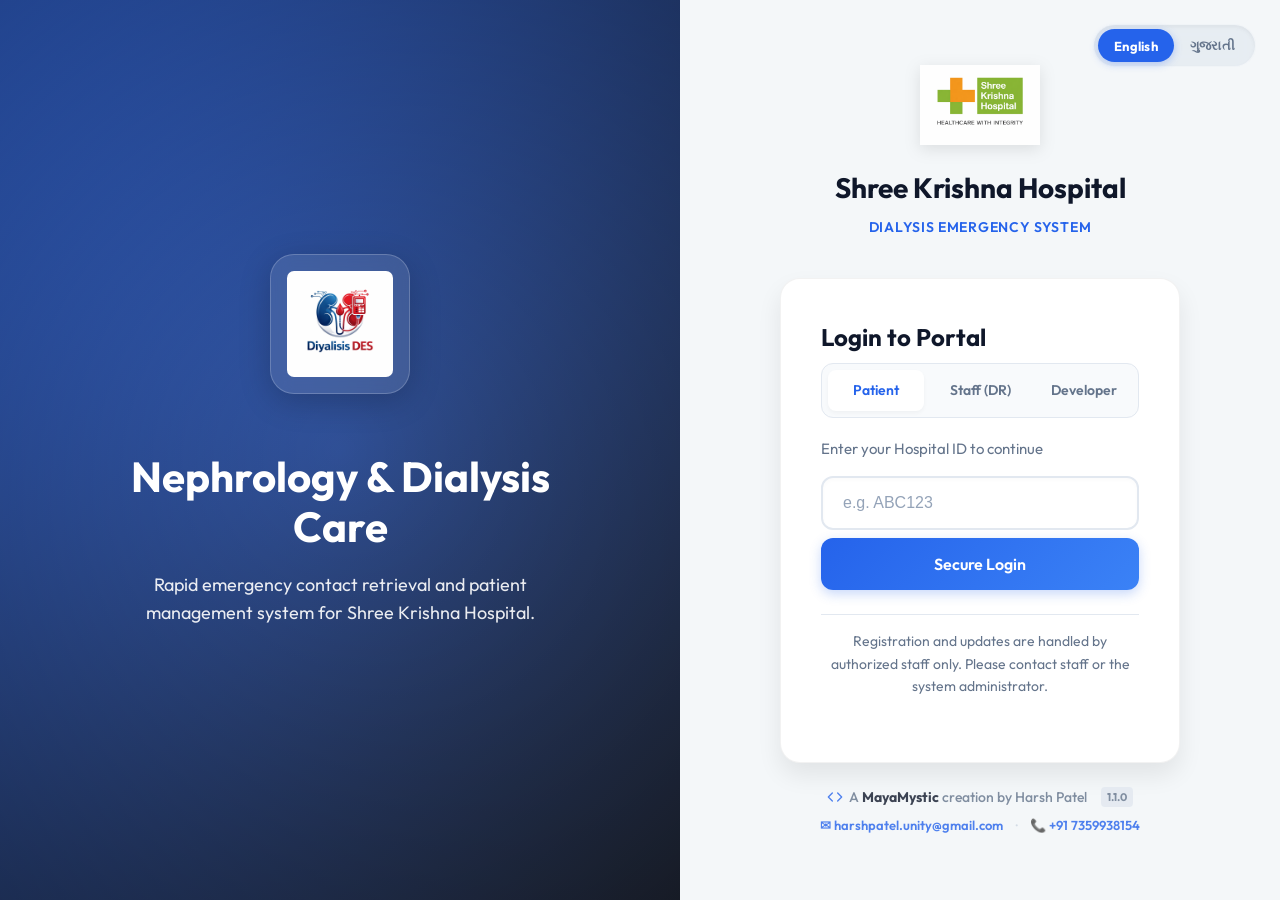
<file: index.html>
<!DOCTYPE html>
<html>

<head>
<meta charset="UTF-8">
<title data-i18n="title_login">Dialysis Emergency Login</title>
<link rel="stylesheet" href="style.css">
<link rel="icon" type="image/png" href="images/favicon_big.png">
</head>

<div class="login-page-wrapper">

<!-- LANGUAGE SWITCHER -->
<div class="lang-switcher">
  <button onclick="setLanguage('en')" class="lang-btn" id="btn-en">English</button>
  <button onclick="setLanguage('gu')" class="lang-btn" id="btn-gu">ગુજરાતી</button>
</div>

<!-- LEFT SIDE: THEME BANNER -->
<div class="login-banner">
  <div class="banner-content">
    <img src="images/DESLogo_2.png" alt="Diyalisis DES Logo" class="banner-icon">
    <h1 data-i18n="banner_h1">Nephrology & Dialysis Care</h1>
    <p data-i18n="banner_p">Rapid emergency contact retrieval and patient management system for Shree Krishna Hospital.</p>
  </div>
</div>

<!-- RIGHT SIDE: LOGIN PANEL -->
<div class="login-panel">
  <div class="login-header">
    <img src="images/logo.png" alt="Hospital Logo" class="hospital-logo">
    <h2 data-i18n="login_h2">Shree Krishna Hospital</h2>
    <p data-i18n="login_p">Dialysis Emergency System</p>
  </div>

  <div class="login-box">
    <h3 data-i18n="login_box_h3">Login to Portal</h3>
    
    <div class="role-selector">
      <label class="role-option">
        <input type="radio" name="loginRole" value="patient" checked onchange="updateLoginUI()">
        <span data-i18n="role_patient">Patient</span>
      </label>
      <label class="role-option">
        <input type="radio" name="loginRole" value="staff" onchange="updateLoginUI()">
        <span data-i18n="role_staff">Staff (DR)</span>
      </label>
      <label class="role-option">
        <input type="radio" name="loginRole" value="developer" onchange="updateLoginUI()">
        <span data-i18n="role_developer">Developer</span>
      </label>
    </div>

    <p id="loginPrompt" style="margin-bottom: 16px;" data-i18n="prompt_patient">Enter your Hospital ID to continue</p>

    <input 
      id="hospitalId" 
      placeholder="e.g. ABC123"
      oninput="this.value = this.value.toUpperCase().replace(/\s/g, '')"
    >

    <button onclick="login()" class="primary-btn" data-i18n="btn_login">
      Secure Login
    </button>

    <p id="message"></p>

    <div style="margin-top: 15px; text-align: center; border-top: 1px solid #e2e8f0; padding-top: 15px;">
      <p style="font-size: 14px; color: var(--text-muted); line-height: 1.6;" data-i18n="login_instruction">
        Registration and updates are handled by authorized staff only.<br>
        Please contact staff or the system administrator.
      </p>
    </div>
  </div>

  <div class="developer-signature">
    <div class="dev-brand">
      <svg width="16" height="16" viewBox="0 0 24 24" fill="none" stroke="currentColor" stroke-width="2" stroke-linecap="round" stroke-linejoin="round">
        <polyline points="16 18 22 12 16 6"></polyline>
        <polyline points="8 6 2 12 8 18"></polyline>
      </svg>
      <span data-i18n="dev_sig">A <strong>MayaMystic</strong> creation by Harsh Patel</span>
      <span id="app-version" style="font-size: 11px; color: var(--text-muted); padding: 2px 6px; background: #e2e8f0; border-radius: 4px; margin-left: 8px; font-weight: 700;"></span>
    </div>
    <div class="dev-contact">
      <a href="mailto:harshpatel.unity@gmail.com" title="Email Developer">✉ harshpatel.unity@gmail.com</a>
      <span class="dot">•</span>
      <a href="tel:+917359938154" title="Call Developer">📞 +91 7359938154</a>
    </div>
  </div>

</div>

</div>

<script src="lang.js"></script>
<script src="script.js"></script>

</body>

</html>
</file>
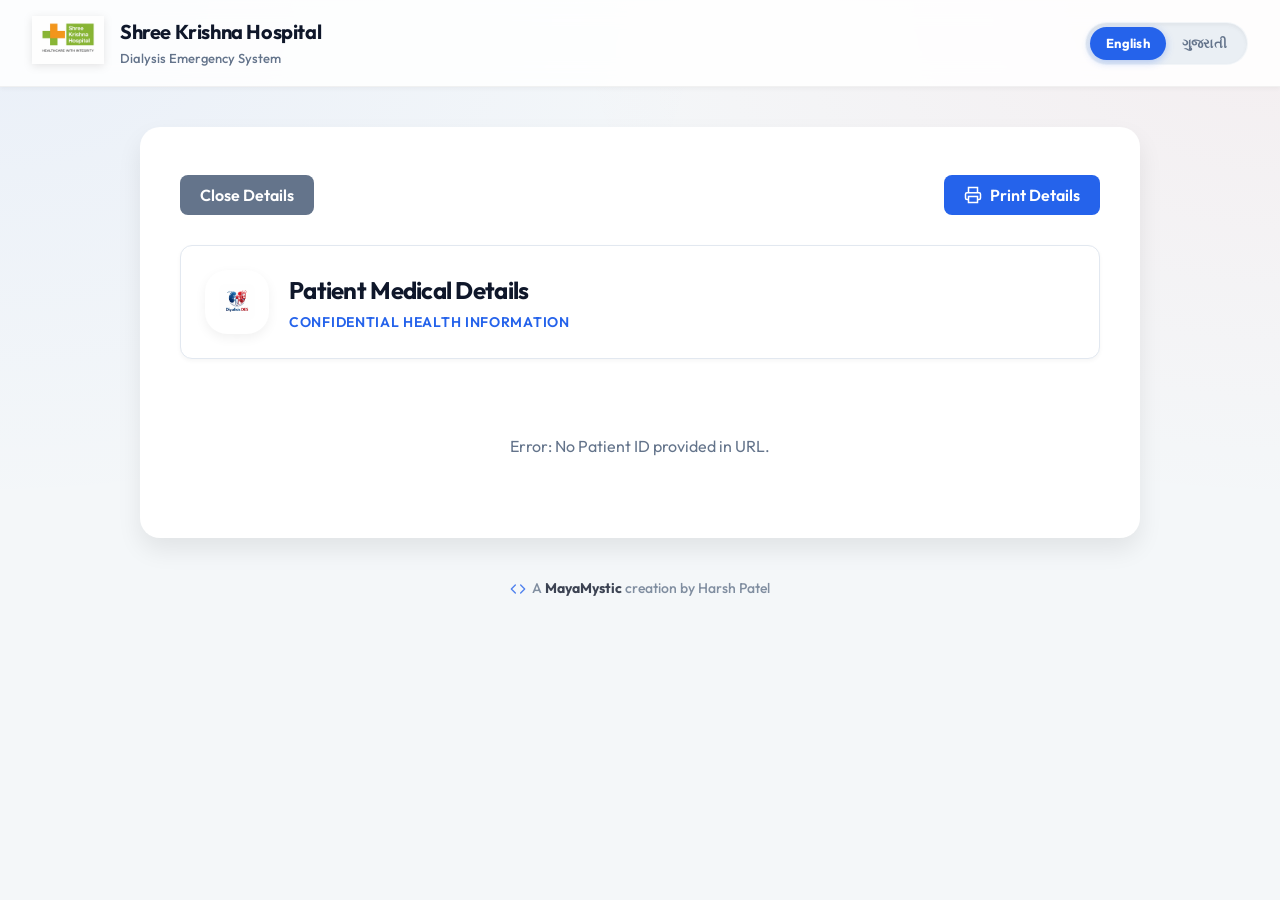
<file: patient-details.html>
<!DOCTYPE html>
<html>
<head>
  <meta charset="UTF-8">
  <title data-i18n="title_details">Patient Full Details</title>
  <link rel="stylesheet" href="style.css">
  <link rel="icon" type="image/png" href="images/favicon_big.png">
  <script src="lang.js"></script>
</head>
<body>

<!-- HEADER -->
<div class="top-header">
  <div class="logo-area">
    <img src="images/logo.png" alt="Hospital Logo">
  </div>
  <div class="title-area">
    <h1 data-i18n="login_h2">Shree Krishna Hospital</h1>
    <p data-i18n="login_p">Dialysis Emergency System</p>
  </div>
  <!-- LANGUAGE SWITCHER inside Top Header -->
  <div class="lang-switcher">
    <button onclick="setLanguage('en')" class="lang-btn" id="btn-en">English</button>
    <button onclick="setLanguage('gu')" class="lang-btn" id="btn-gu">ગુજરાતી</button>
  </div>
</div>

<div class="container">
  
  <div class="top-actions" style="justify-content: space-between;">
    <button onclick="window.location.href='home.html'" style="background:var(--secondary); width: auto;" data-i18n="close_details">← Back</button>
    <button onclick="window.print()" style="background:var(--primary); width: auto; display: flex; align-items: center; gap: 8px;">
      <svg width="18" height="18" viewBox="0 0 24 24" fill="none" stroke="currentColor" stroke-width="2"><path d="M6 9V2h12v7"></path><path d="M6 18H4a2 2 0 0 1-2-2v-5a2 2 0 0 1 2-2h16a2 2 0 0 1 2 2v5a2 2 0 0 1-2 2h-2"></path><rect x="6" y="14" width="12" height="8"></rect></svg>
      Print Details
    </button>
  </div>

  <div class="hospital-header" style="text-align: left; display: flex; align-items: center; gap: 20px; background: white; padding: 24px; border-radius: var(--radius-md); box-shadow: var(--shadow-sm); border: 1px solid #e2e8f0;">
    <img src="images/DESLogo_2.png" alt="Kidney Indicator" class="section-icon" style="margin-bottom: 0; width: 64px; height: 64px;">
    <div>
      <h2 style="margin: 0; font-size: 24px;" data-i18n="patient_med_details">Patient Medical Details</h2>
      <p class="department" style="font-size: 14px; margin-top: 4px;" data-i18n="confidential_info">Confidential Health Information</p>
    </div>
  </div>

  <div id="loading" style="text-align:center; padding: 40px; color: var(--text-muted);" data-i18n="loading">
    Loading patient data...
  </div>
  
  <div id="detailsCard" class="card" style="display:none; margin-top:20px;">
    <!-- Rendered via JS -->
  </div>

</div>

<!-- DEVELOPER SIGNATURE -->
<div class="developer-signature" style="text-align: center; margin-top: 20px; margin-bottom: 40px;">
  <div class="dev-brand">
    <svg width="16" height="16" viewBox="0 0 24 24" fill="none" stroke="currentColor" stroke-width="2" stroke-linecap="round" stroke-linejoin="round">
      <polyline points="16 18 22 12 16 6"></polyline>
      <polyline points="8 6 2 12 8 18"></polyline>
    </svg>
    <span data-i18n="dev_sig">A <strong>MayaMystic</strong> creation by Harsh Patel</span>
  </div>
</div>

<script>
  // We use the same sheetURL as script.js
  const sheetURL = "https://opensheet.elk.sh/1sVklcRg69aE7KRNCAT9VZORzROEQMw4OHwpIGcfkeaE/1";

  // Helper to find value by partial key match (case-insensitive)
  const getValue = (obj, partials) => {
    for (let key in obj) {
      for (let part of partials) {
        if (key.toLowerCase().includes(part.toLowerCase())) {
          let val = obj[key];
          if (val && String(val).trim() !== "") return String(val).trim();
        }
      }
    }
    return "Not specified";
  };

  document.addEventListener("DOMContentLoaded", () => {
    let params = new URLSearchParams(window.location.search);
    let targetId = params.get("id");

    if(!targetId) {
      document.getElementById("loading").innerHTML = t("error_no_id");
      return;
    }

    fetch(sheetURL)
      .then(res => res.json())
      .then(data => {
        let localPatients = JSON.parse(localStorage.getItem("localPatients") || "[]");
        let allPatients = [...data];
        localPatients.forEach(lp => {
           let hospitalId = getValue(lp, ["Hospital ID", "હોસ્પિટલ નંબર"]);
           let idx = allPatients.findIndex(p => getValue(p, ["Hospital ID", "હોસ્પિટલ નંબર"]) === hospitalId);
           if (idx > -1) { allPatients[idx] = lp; }
           else { allPatients.push(lp); }
        });

        let patient = allPatients.find(p => getValue(p, ["Hospital ID", "હોસ્પિટલ નંબર"]) === targetId);

        if(!patient) {
          document.getElementById("loading").innerHTML = t("error_not_found");
          return;
        }

        renderDetails(patient);
      })
      .catch(err => {
        document.getElementById("loading").innerHTML = t("error_network");
        console.error(err);
      });
  });

  function renderDetails(p) {
    document.getElementById("loading").style.display = "none";
    
    // Safely extract keys using the shared getValue helper
    let name = getValue(p, ["Patient Full Name", "દર્દીનું પૂરું નામ"]);
    let id = getValue(p, ["Hospital ID", "હોસ્પિટલ નંબર"]);

    let bloodGroup = getValue(p, ["Blood Group", "બ્લડ ગ્રુપ"]);
    let accessType = getValue(p, ["Access Type", "એક્સેસ પ્રકાર", "AVF", "Permcath"]);
    
    // Updated schedule fields
    let dialysisDays = getValue(p, ["Dialysis Days", "Days", "દિવસ"]);
    let dialysisShift = getValue(p, ["Dialysis Shift", "Shift"]);
    
    // New Form specific fields
    let age = getValue(p, ["Age", "ઉંમર"]);
    let sex = getValue(p, ["Sex", "જાતિ"]);
    let dialysisCenter = getValue(p, ["Dialysis center", "ડાયાલિસિસ સેન્ટર", "Center", "Hospital Name"]);
    let homeAddress = getValue(p, ["Address", "સરનામું", "Home"]);

    // New Medical Fields
    let hemoglobin = getValue(p, ["Hemoglobin", "Hb"]);
    let epo = getValue(p, ["EPO", "EPO Injection"]);
    let epoFreq = getValue(p, ["EPO Frequency", "EPO Freq"]);
    let ironStatus = getValue(p, ["Iron Status", "Iron Inj"]);
    let ironFreq = getValue(p, ["Iron Frequency", "Iron Freq"]);

    // Emergency fields
    let viralStatus = getValue(p, ["Viral Marker", "Viral", "HIV", "HCV", "HBsAg", "વાયરલ"]);
    let dryWeight = getValue(p, ["Dry Weight", "Target Weight"]);
    let ayushman = getValue(p, ["Ayushman Bharat", "PMJAY", "આયુષ્માન"]);
    
    // Emergency Contact Values
    let patientPhone = getValue(p, ["Mobile Number", "મોબાઇલ નંબર"]);
    let contact1 = getValue(p, ["Contact Name 1", "Emergency Contact", "નામ"]);
    let relation1 = getValue(p, ["Relation 1", "સંબંધ"]);
    let phone1 = getValue(p, ["Phone Number 1", "ફોન ૧"]);
    let contact2 = getValue(p, ["Contact Name 2", "બીજો સંપર્ક"]);
    let relation2 = getValue(p, ["Relation 2", "બીજો સંબંધ"]);
    let phone2 = getValue(p, ["Phone Number 2", "ફોન ૨"]);
    
    // Additional health factors
    let diagnosis = getValue(p, ["Diagnosis", "CKD", "ESRD", "HTN", "નિદાન"]);
    let allergy = getValue(p, ["Allergy", "Allergies", "એલર્જી"]);
    
    let diabetes = getValue(p, ["Diabetic", "Diabetes", "ડાયાબિટીસ", "મધુપ્રમેહ"]) || "No";
    let bloodPressure = getValue(p, ["BP", "Blood Pressure", "બ્લડ પ્રેશર"]) || "Normal";
    let cardiac = getValue(p, ["Cardiac", "Heart", "હૃદય રોગ"]) || "No";
    let strokeNeuro = getValue(p, ["Stroke", "Neuro", "Neurological", "સ્ટ્રોક"]) || "No";

    // Calculate color for Viral Markers based on text
    let viralColor = 'var(--text-main)';
    let vLow = viralStatus.toLowerCase();
    if(vLow !== "not specified" && vLow !== "negative" && vLow !== "નેગેટિવ") {
        viralColor = 'var(--danger)'; // Highlight positive cases in red
    }

    let html = `
      <h3>${name}</h3>
      <p style="margin-bottom: 4px;"><b>Hospital ID:</b> ${id}</p>
      <p style="margin: 4px 0; font-size: 14px; color: var(--text-muted);">
        <span data-i18n="age">${t("age")}</span>: <b>${age}</b> &nbsp;|&nbsp; 
        <span data-i18n="sex">${t("sex")}</span>: <b>${sex}</b>
      </p>
      <p style="margin: 4px 0 0 0; font-size: 14px; color: var(--text-muted);">
        <span data-i18n="center">${t("center")}</span>: <b>${dialysisCenter}</b>
      </p>
      
      <div style="margin-top:12px; font-size: 14px; color: var(--text-main); background: #f8fafc; padding: 10px; border-radius: 6px; border: 1px solid #e2e8f0; display: flex; align-items: flex-start; gap: 8px;">
        <span style="font-size: 16px;">🏠</span>
        <div>
          <span style="font-size: 12px; color: var(--text-muted); font-weight: 600; text-transform: uppercase; display: block; margin-bottom: 2px;" data-i18n="home_address">${t("home_address")}</span>
          <span style="font-weight: 500;">${homeAddress}</span>
        </div>
      </div>
      
      <!-- Primary Diagnosis Spotlight -->
      <div style="margin-top:16px; margin-bottom: 24px; padding: 16px; background: rgba(37, 99, 235, 0.05); border-radius: var(--radius-sm); border: 1px solid rgba(37, 99, 235, 0.1);">
        <p style="margin:0; font-size:13px; color:var(--text-muted); font-weight:600; text-transform:uppercase; letter-spacing:0.05em; margin-bottom:10px;" data-i18n="primary_diagnosis">${t("primary_diagnosis")}</p>
        <div style="display:flex; flex-wrap:wrap; gap:8px;">
          ${diagnosis && diagnosis !== 'Not specified' && diagnosis !== 'નિદાન નથી' ? 
            diagnosis.split(',').map(d => d.trim()).filter(Boolean).map(d => 
              `<span style="background:var(--primary); color:white; padding:6px 14px; border-radius:20px; font-weight:600; font-size:15px; box-shadow:0 1px 2px rgba(0,0,0,0.1);">${d}</span>`
            ).join('') 
          : `<span style="font-size:16px; color:var(--text-muted); font-weight:500;">Not specified</span>`}
        </div>
      </div>

      <hr style="border:0; border-top:1px solid #e2e8f0; margin: 24px 0;">
      <h4 style="margin-top:0; color:var(--primary);" data-i18n="health_profile">${t("health_profile")}</h4>
      
      <div class="details-grid">
        <div class="detail-item">
          <span class="detail-label" data-i18n="blood_group">${t("blood_group")}</span>
          <span class="detail-value" style="color:var(--danger); font-weight:bold;">${bloodGroup}</span>
        </div>
        <div class="detail-item">
          <span class="detail-label" data-i18n="viral_markers">${t("viral_markers")}</span>
          <span class="detail-value" style="color:${viralColor}; font-weight:bold;">${viralStatus}</span>
        </div>
        <div class="detail-item">
          <span class="detail-label" data-i18n="dry_weight">${t("dry_weight")}</span>
          <span class="detail-value" style="font-weight:600;">${dryWeight}</span>
        </div>
        <div class="detail-item">
          <span class="detail-label" data-i18n="access_type">${t("access_type")}</span>
          <span class="detail-value">${accessType}</span>
        </div>
        <div class="detail-item">
          <span class="detail-label" data-i18n="dialysis_day">${t("dialysis_day")}</span>
          <span class="detail-value">${dialysisDays && dialysisDays !== "Not specified" ? dialysisDays : ""} ${dialysisShift && dialysisShift !== "Not specified" ? "(" + dialysisShift + ")" : ""}</span>
        </div>
        <div class="detail-item">
          <span class="detail-label" data-i18n="ayushman_bharat">${t("ayushman_bharat")}</span>
          <span class="detail-value" style="color:var(--success); font-weight:600;">${ayushman}</span>
        </div>
      </div>

      <h4 style="margin-top:24px; color:var(--primary);" data-i18n="medical_info">${t("medical_info") || "Detailed Medical Info"}</h4>
      <div class="details-grid">
        <div class="detail-item">
          <span class="detail-label" data-i18n="hemoglobin">Hemoglobin (Hb)</span>
          <span class="detail-value" style="font-weight:600;">${hemoglobin}</span>
        </div>
        <div class="detail-item">
          <span class="detail-label" data-i18n="epo_injection">EPO Injection</span>
          <span class="detail-value">${epo} (${epoFreq})</span>
        </div>
        <div class="detail-item">
          <span class="detail-label" data-i18n="iron_status">Iron Inj. Status</span>
          <span class="detail-value" style="color:${ironStatus === 'Allowed' ? 'var(--success)' : 'var(--danger)'}; font-weight:600;">${ironStatus}</span>
        </div>
        <div class="detail-item">
          <span class="detail-label" data-i18n="iron_freq">Iron Frequency</span>
          <span class="detail-value">${ironFreq}</span>
        </div>
      </div>
      
      <h4 style="margin-top:24px; color:var(--primary);" data-i18n="health_conditions">${t("health_conditions")}</h4>
      <div style="display: grid; grid-template-columns: 1fr 1fr; gap: 12px; margin-top: 16px;">
        <div style="background: #fff; border: 1px solid #e2e8f0; border-radius: 8px; padding: 12px; box-shadow: 0 1px 2px rgba(0,0,0,0.05); display: flex; flex-direction: column; gap: 4px;">
          <span style="font-size: 12px; color: var(--text-muted); font-weight: 600; text-transform: uppercase;" data-i18n="diabetes">🩸 ${t("diabetes")}</span>
          <span style="font-weight: 600; color: ${diabetes !== 'Not specified' && diabetes.toLowerCase() !== 'no' && diabetes.toLowerCase() !== 'ના' ? '#ea580c' : 'var(--text-main)'};">${diabetes}</span>
        </div>
        <div style="background: #fff; border: 1px solid #e2e8f0; border-radius: 8px; padding: 12px; box-shadow: 0 1px 2px rgba(0,0,0,0.05); display: flex; flex-direction: column; gap: 4px;">
          <span style="font-size: 12px; color: var(--text-muted); font-weight: 600; text-transform: uppercase;" data-i18n="blood_pressure">🩺 ${t("blood_pressure")}</span>
          <span style="font-weight: 600; color: ${bloodPressure !== 'Not specified' && bloodPressure.toLowerCase() !== 'normal' && bloodPressure.toLowerCase() !== 'સામાન્ય' ? '#ea580c' : 'var(--text-main)'};">${bloodPressure}</span>
        </div>
        <div style="background: #fff; border: 1px solid #e2e8f0; border-radius: 8px; padding: 12px; box-shadow: 0 1px 2px rgba(0,0,0,0.05); display: flex; flex-direction: column; gap: 4px;">
          <span style="font-size: 12px; color: var(--text-muted); font-weight: 600; text-transform: uppercase;" data-i18n="cardiac">❤️ ${t("cardiac")}</span>
          <span style="font-weight: 600; color: ${cardiac !== 'Not specified' && cardiac.toLowerCase() !== 'no' && cardiac.toLowerCase() !== 'ના' ? '#dc2626' : 'var(--text-main)'};">${cardiac}</span>
        </div>
        <div style="background: #fff; border: 1px solid #e2e8f0; border-radius: 8px; padding: 12px; box-shadow: 0 1px 2px rgba(0,0,0,0.05); display: flex; flex-direction: column; gap: 4px;">
          <span style="font-size: 12px; color: var(--text-muted); font-weight: 600; text-transform: uppercase;" data-i18n="stroke_neuro">🧠 ${t("stroke_neuro")}</span>
          <span style="font-weight: 600; color: ${strokeNeuro !== 'Not specified' && strokeNeuro.toLowerCase() !== 'no' && strokeNeuro.toLowerCase() !== 'ના' ? '#7c3aed' : 'var(--text-main)'};">${strokeNeuro}</span>
        </div>
      </div>

      <h4 style="margin-top:24px; color:var(--primary);" data-i18n="allergy">${t("allergy")}</h4>
      <div style="margin-top:16px; background:#fff7ed; padding:12px; border-left:4px solid var(--danger); border-radius:4px;">
        <span style="font-weight:600; color:#9a3412;">${allergy}</span>
      </div>

      <hr style="border:0; border-top:1px solid #e2e8f0; margin: 24px 0;">
      <h4 style="color:var(--primary);" data-i18n="emergency_contacts">${t("emergency_contacts") || "Emergency Contacts"}</h4>
      
      <div style="display: grid; grid-template-columns: 1fr; gap: 16px; margin-top: 16px;">
        
        <!-- Patient Phone -->
        ${patientPhone !== "Not specified" ? `
        <div style="background: #f8fafc; border: 1px solid #e2e8f0; border-radius: 8px; padding: 12px; display: flex; justify-content: space-between; align-items: center;">
          <div>
            <span style="font-size: 11px; color: var(--text-muted); font-weight: 700; text-transform: uppercase; display: block;" data-i18n="patient_phone">${t("patient_phone")}</span>
            <span style="font-weight: 600; font-size: 16px;">${patientPhone}</span>
          </div>
          <a href="tel:${patientPhone}" class="call-btn" style="width: auto; padding: 8px 16px; margin: 0; font-size: 14px;">📞 CALL</a>
        </div>
        ` : ''}

        <!-- Contact 1 -->
        <div style="background: #fff; border: 1px solid #e2e8f0; border-radius: 8px; padding: 16px; box-shadow: var(--shadow-sm);">
          <span style="font-size: 11px; color: var(--text-muted); font-weight: 700; text-transform: uppercase; display: block; margin-bottom: 8px;" data-i18n="emergency_contact">${t("emergency_contact")}</span>
          <p style="font-weight: 600; font-size: 18px; margin-bottom: 4px;">${contact1}</p>
          <p style="color: var(--text-muted); font-size: 14px; margin-bottom: 12px;">${relation1}</p>
          ${phone1 !== "Not specified" ? `
            <a href="tel:${phone1}" class="call-btn" style="padding: 12px; display: block; text-align: center;">📞 ${t("call_now")} (${phone1})</a>
          ` : '<p style="color: var(--danger); font-size: 14px;">No phone number provided</p>'}
        </div>

        <!-- Contact 2 -->
        ${contact2 !== "Not specified" || phone2 !== "Not specified" ? `
        <div style="background: #fff; border: 1px solid #e2e8f0; border-radius: 8px; padding: 16px; box-shadow: var(--shadow-sm);">
          <span style="font-size: 11px; color: var(--text-muted); font-weight: 700; text-transform: uppercase; display: block; margin-bottom: 8px;" data-i18n="second_contact">${t("second_contact")}</span>
          <p style="font-weight: 600; font-size: 18px; margin-bottom: 4px;">${contact2}</p>
          <p style="color: var(--text-muted); font-size: 14px; margin-bottom: 12px;">${relation2}</p>
          ${phone2 !== "Not specified" ? `
            <a href="tel:${phone2}" class="call-btn second" style="padding: 12px; display: block; text-align: center;">📞 ${t("call_second")} (${phone2})</a>
          ` : '<p style="color: var(--danger); font-size: 14px;">No phone number provided</p>'}
        </div>
        ` : ''}
      </div>

      <hr style="border:0; border-top:1px solid #e2e8f0; margin: 24px 0;">
      <h4 style="color:var(--text-main);" data-i18n="raw_data">${t("raw_data")}</h4>
      <div class="raw-data-box">
    `;

    // Print all non-empty properties (excluding raw timestamp)
    for (let key in p) {
      if(key !== "Timestamp" && p[key] && p[key].trim() !== "") {
        html += `<p><b>${key}:</b> ${p[key]}</p>`;
      }
    }

    html += `</div>`;

    let card = document.getElementById("detailsCard");
    card.innerHTML = html;
    card.style.display = "block";
  }
</script>

</body>
</html>
</file>
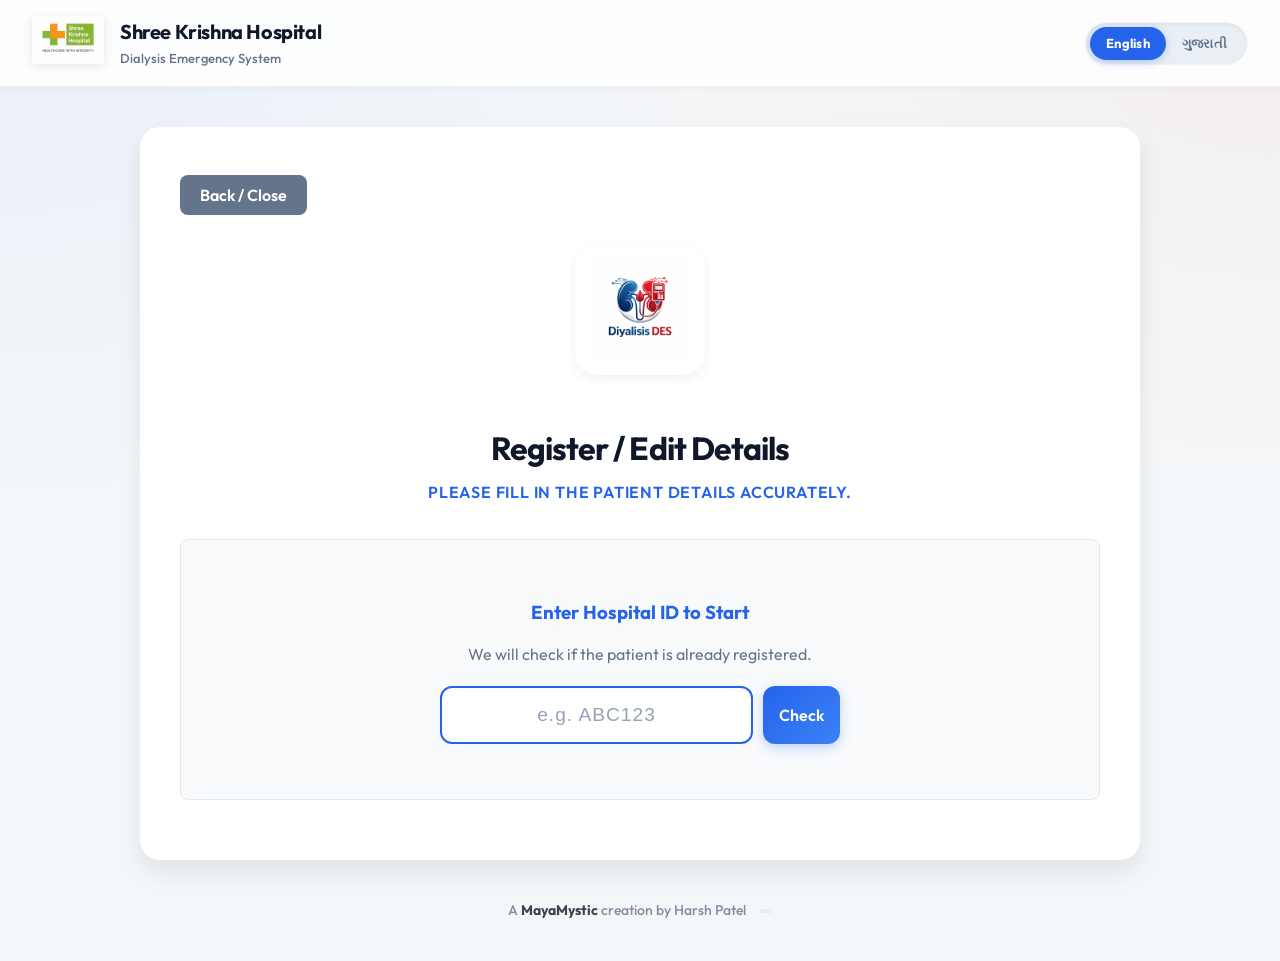
<file: register-edit.html>
<!DOCTYPE html>
<html>

<head>
  <meta charset="UTF-8">
  <title data-i18n="title_register">Register / Edit Patient</title>
  <link rel="stylesheet" href="style.css">
  <link rel="icon" type="image/png" href="images/favicon_big.png">
  <script src="lang.js"></script>
  <style>
    .form-group {
      margin-bottom: 15px;
    }

    .form-group label {
      display: block;
      margin-bottom: 5px;
      font-weight: 600;
      color: var(--text-main);
    }

    .form-group input,
    .form-group select {
      width: 100%;
      padding: 10px;
      border: 1px solid #ccc;
      border-radius: var(--radius-sm);
      font-size: 16px;
    }

    .form-section {
      background: #f8fafc;
      padding: 15px;
      border-radius: var(--radius-sm);
      margin-bottom: 20px;
      border: 1px solid #e2e8f0;
    }

    .form-section h4 {
      margin-top: 0;
      color: var(--primary);
      margin-bottom: 15px;
    }

    /* Check ID specific styles */
    #checkIdSection input {
      font-size: 1.2rem;
      text-align: center;
      letter-spacing: 1px;
      border: 2px solid var(--primary);
    }
    
    #checkIdSection h3 {
      color: var(--primary);
      margin-bottom: 10px;
    }
  </style>
</head>

<body>

  <!-- HEADER -->
  <div class="top-header">
    <div class="logo-area">
      <img src="images/logo.png" alt="Hospital Logo">
    </div>
    <div class="title-area">
      <h1 data-i18n="login_h2">Shree Krishna Hospital</h1>
      <p data-i18n="login_p">Dialysis Emergency System</p>
    </div>
    <div class="lang-switcher">
      <button onclick="setLanguage('en')" class="lang-btn" id="btn-en">English</button>
      <button onclick="setLanguage('gu')" class="lang-btn" id="btn-gu">ગુજરાતી</button>
    </div>
  </div>

  <div class="container">

    <div class="top-actions">
      <button onclick="window.location.href='home.html'" style="background:var(--secondary);" data-i18n="btn_back">Back / Close</button>
    </div>

    <div class="hospital-header">
      <img src="images/DESLogo_2.png" alt="Kidney Indicator" class="section-icon">
      <h2 id="pageTitle" data-i18n="register_patient">Register / Edit Details</h2>
      <p class="department" data-i18n="form_instruction">Please fill in the patient details accurately.</p>
    </div>

    <div id="loading" style="text-align:center; padding: 40px; color: var(--text-muted); display: none;"
      data-i18n="loading">
      Loading patient data...
    </div>

    <!-- CHECK ID SECTION (shown when no ID in URL) -->
    <div id="checkIdSection" class="form-section" style="text-align: center; padding: 40px 20px; display: none;">
      <h3 data-i18n="check_id_title">Enter Hospital ID to Start</h3>
      <p style="color: var(--text-muted); margin-bottom: 20px;" data-i18n="check_id_prompt">We will check if the patient is already registered.</p>
      <div style="display: flex; gap: 10px; max-width: 400px; margin: 0 auto;">
        <input type="text" id="check_id_input" placeholder="e.g. ABC123" style="flex: 1;" oninput="this.value = this.value.toUpperCase().replace(/\s/g, '')">
        <button type="button" onclick="startCheckID()" class="primary-btn" style="width: auto; margin-top: 0;" data-i18n="btn_check">Check</button>
      </div>
      <div id="checkMessage" style="margin-top: 15px; font-weight: 600;"></div>
    </div>

    <form id="patientForm" onsubmit="submitForm(event)" style="display: none;">
      <div class="form-section">
        <h4 data-i18n="personal_info">Personal Information</h4>
        <div class="form-group">
          <label data-i18n="patient_name_label">Patient Full Name</label>
          <input type="text" id="f_name" required>
        </div>
        <div style="display:flex; gap:10px;">
          <div class="form-group" style="flex:1;">
            <label data-i18n="age">Age</label>
            <input type="text" id="f_age">
          </div>
          <div class="form-group" style="flex:1;">
            <label data-i18n="sex">Sex</label>
            <select id="f_sex"
              style="padding: 10px; border: 1px solid #ccc; border-radius: var(--radius-sm); font-size: 16px; width: 100%;">
              <option value="">Select</option>
              <option value="Male">Male</option>
              <option value="Female">Female</option>
            </select>
          </div>
        </div>
        <div class="form-group">
          <label data-i18n="home_address">Home Address</label>
          <textarea id="f_address" rows="3"
            style="width: 100%; padding: 10px; border: 1px solid #ccc; border-radius: var(--radius-sm); font-size: 16px; font-family: inherit; resize: vertical;"></textarea>
        </div>
      </div>

      <div class="form-section">
        <h4 data-i18n="hospital_details">Hospital Details</h4>
        <div class="form-group">
          <label data-i18n="hospital_id_label">Hospital ID</label>
          <input type="text" id="f_id" required oninput="this.value = this.value.toUpperCase().replace(/\s/g, '')">
        </div>
        <div class="form-group">
          <label data-i18n="center">Dialysis Center (Unit)</label>
          <input type="text" id="f_center" list="center-options" value="Shree Krishna Hospital Karamsad, Anand">
          <datalist id="center-options">
            <option value="Shree Krishna Hospital Karamsad, Anand">
          </datalist>
        </div>
        <div style="display:flex; gap:10px;">
          <div class="form-group" style="flex:1;">
            <label data-i18n="access_type">Access Type (AVF/Permcath)</label>
            <div style="display: flex; gap: 8px;">
              <select id="access-preset"
                style="padding: 10px; border: 1px solid #ccc; border-radius: var(--radius-sm); font-size: 16px; flex: 1; min-width: 0;"
                onchange="handleAccessPreset()">
                <option value="">-- Select --</option>
                <option value="Left Arm Fistula">Left Arm Fistula (ડાબા હાથમાં ફિસ્ટુલા)</option>
                <option value="Right Arm Fistula">Right Arm Fistula (જમણા હાથમાં ફિસ્ટુલા)</option>
                <option value="DLC – Double Lumen Catheter">DLC – Double Lumen Catheter</option>
                <option value="Permcath / Tunnel Catheter">Permcath / Tunnel Catheter</option>
                <option value="AV Graft">AV Graft (એવી ગ્રાફ્ટ)</option>
                <option value="Pump Cath">Pump Cath (પંપ કેથ)</option>
                <option value="Other">Other (અન્ય)</option>
              </select>
              <input type="text" id="access-custom" placeholder="Custom Access..."
                style="display: none; flex: 1; min-width: 0; padding: 10px; border: 1px solid #ccc; border-radius: var(--radius-sm); font-size: 16px;">
            </div>
            <input type="hidden" id="f_access">
          </div>
          <div class="form-group" style="flex:1;">
            <label data-i18n="dialysis_day">Dialysis Schedule (Select shifts for each day)</label>
            <div style="background: white; border: 1px solid #e2e8f0; border-radius: var(--radius-sm); padding: 12px; max-height: 220px; overflow-y: auto;" id="schedule-grid">
              <table style="width: 100%; border-collapse: collapse; font-size: 14px;">
                <thead>
                  <tr style="text-align: left; color: var(--text-muted); font-size: 12px; text-transform: uppercase; border-bottom: 1px solid #f1f5f9;">
                    <th style="padding-bottom: 8px;">Day</th>
                    <th style="padding-bottom: 8px;">Shift</th>
                  </tr>
                </thead>
                <tbody id="day-shift-rows">
                  <!-- Generated by JS -->
                </tbody>
              </table>
            </div>
            <input type="hidden" id="f_schedule">
          </div>
        </div>
      </div>

      <div class="form-section">
        <h4 data-i18n="medical_history">Medical History</h4>
        <div class="form-group">
          <label data-i18n="primary_diagnosis">Primary Diagnosis (CKD/ESRD/HTN/DM)</label>

          <!-- Interactive Tag-based Diagnosis Area -->
          <div id="diagnosis-tags"
            style="display: flex; flex-wrap: wrap; gap: 8px; margin-bottom: 10px; min-height: 28px;"></div>

          <div style="display: flex; gap: 10px; align-items: center; width: 100%;">
            <select id="diagnosis-preset"
              style="padding: 10px; border: 1px solid #ccc; border-radius: var(--radius-sm); font-size: 16px; flex: 1; min-width: 0;"
              onchange="handleDiagnosisPreset()">
              <option value="">-- Add Diagnosis --</option>
              <option value="CKD">CKD (Chronic Kidney Disease)</option>
              <option value="ESRD">ESRD (End-Stage Renal Disease)</option>
              <option value="MHD">MHD</option>
              <option value="HTN">HTN (Hypertension)</option>
              <option value="Diabetes">Diabetes</option>
              <option value="AKI">AKI (Acute Kidney Injury)</option>
              <option value="Heart Bypass">Heart Bypass</option>
              <option value="Heart Stent">Heart Stent</option>
              <option value="Fatty Liver">Fatty Liver</option>
              <option value="Other">Other / Custom</option>
            </select>
            <input type="text" id="diagnosis-custom" placeholder="Type custom diagnosis"
              style="display: none; flex: 1; min-width: 0; padding: 10px; border: 1px solid #ccc; border-radius: var(--radius-sm); font-size: 16px;">
            <button type="button" onclick="addDiagnosis()"
              style="padding: 10px 24px; background: var(--primary); color: white; border: none; border-radius: var(--radius-sm); font-size: 16px; cursor: pointer; width: auto; flex-shrink: 0; white-space: nowrap; margin-top: 0;">Add</button>
          </div>
          <input type="hidden" id="f_diagnosis">
        </div>

        <div style="display:flex; gap:10px;">
          <div class="form-group" style="flex:1;">
            <label data-i18n="blood_group">Blood Group</label>
            <select id="f_blood_group"
              style="width: 100%; padding: 16px 20px; font-size: 16px; border-radius: var(--radius-md); border: 2px solid #e2e8f0; background: #ffffff; outline: none; transition: var(--transition); color: var(--text-main); box-shadow: inset 0 2px 4px rgba(0,0,0,0.02); appearance: none; -webkit-appearance: none; -moz-appearance: none; cursor: pointer;">
              <option value="">-- Select --</option>
              <option value="A+">A+</option>
              <option value="A-">A-</option>
              <option value="B+">B+</option>
              <option value="B-">B-</option>
              <option value="O+">O+</option>
              <option value="O-">O-</option>
              <option value="AB+">AB+</option>
              <option value="AB-">AB-</option>
              <option value="Unknown">Unknown</option>
            </select>
          </div>
          <div class="form-group" style="flex:1;">
            <label data-i18n="dry_weight">Dry Weight</label>
            <input type="text" id="f_weight">
          </div>
        </div>
        <div class="form-group" style="margin-top: 15px;">
          <label data-i18n="viral_markers">Viral Status (HIV/HCV/HBsAg)</label>
          <div
            style="background: #fff; border: 1px solid #cbd5e1; border-radius: var(--radius-sm); overflow: hidden; margin-top: 5px;">
            <table style="width: 100%; border-collapse: collapse; text-align: left;">
              <tr style="background: #f8fafc; border-bottom: 1px solid #e2e8f0;">
                <th style="padding: 10px 12px; font-weight: 600; color: var(--text-main); font-size: 15px;">Viral Marker
                </th>
                <th
                  style="padding: 10px 12px; font-weight: 600; color: var(--text-main); text-align: center; font-size: 15px;">
                  Positive?</th>
              </tr>
              <tr style="border-bottom: 1px solid #e2e8f0;">
                <td style="padding: 10px 12px; font-weight: 500; font-size: 15px;">HIV</td>
                <td style="padding: 10px 12px; text-align: center;"><input type="checkbox" id="v_hiv"
                    style="width: 18px; height: 18px; cursor: pointer;"></td>
              </tr>
              <tr style="border-bottom: 1px solid #e2e8f0;">
                <td style="padding: 10px 12px; font-weight: 500; font-size: 15px;">HCV</td>
                <td style="padding: 10px 12px; text-align: center;"><input type="checkbox" id="v_hcv"
                    style="width: 18px; height: 18px; cursor: pointer;"></td>
              </tr>
              <tr>
                <td style="padding: 10px 12px; font-weight: 500; font-size: 15px;">HBsAg</td>
                <td style="padding: 10px 12px; text-align: center;"><input type="checkbox" id="v_hbsag"
                    style="width: 18px; height: 18px; cursor: pointer;"></td>
              </tr>
            </table>
          </div>
        </div>

        <!-- NEW MEDICAL FIELDS -->
        <div style="display:flex; gap:10px; margin-top:20px;">
          <div class="form-group" style="flex:1;">
            <label data-i18n="hemoglobin">Hemoglobin (Hb) Level</label>
            <input type="text" id="f_hb" placeholder="e.g. 10.5">
          </div>
          <div class="form-group" style="flex:1;">
            <label data-i18n="epo_injection">EPO Injection Dosage</label>
            <select id="f_epo">
              <option value="None">None</option>
              <option value="2000 IU">2000 IU</option>
              <option value="3000 IU">3000 IU</option>
              <option value="4000 IU">4000 IU</option>
              <option value="5000 IU">5000 IU</option>
              <option value="10000 IU">10000 IU</option>
            </select>
          </div>
          <div class="form-group" style="flex:1;">
            <label data-i18n="epo_freq">EPO Frequency</label>
            <input type="text" id="f_epo_freq" placeholder="e.g. 2/week">
          </div>
        </div>

        <div style="display:flex; gap:10px;">
          <div class="form-group" style="flex:1;">
            <label data-i18n="iron_status">Iron Inj. Status</label>
            <select id="f_iron_status">
              <option value="Allowed">Allowed</option>
              <option value="Not Allowed">Not Allowed</option>
            </select>
          </div>
          <div class="form-group" style="flex:1;">
            <label data-i18n="iron_freq">Iron Frequency</label>
            <input type="text" id="f_iron_freq" placeholder="e.g. Once weekly">
          </div>
        </div>
      </div>

      <div class="form-section" style="background: #eff6ff; border-left: 4px solid var(--primary);">
        <h4 data-i18n="health_conditions">Underlying Health Conditions</h4>

        <div style="display: grid; grid-template-columns: 1fr 1fr; gap: 15px;">
          <!-- Diabetes -->
          <div class="form-group"
            style="background: #fff; padding: 12px; border-radius: 6px; box-shadow: 0 1px 3px rgba(0,0,0,0.05); border: 1px solid #e2e8f0;">
            <label data-i18n="diabetes" style="color: #ea580c; display: flex; align-items: center; gap: 5px;">
              🩸 Diabetes
            </label>
            <select id="f_diabetes"
              style="padding: 8px; width: 100%; border: 1px solid #cbd5e1; border-radius: 4px; background: #f8fafc;">
              <option value="No">No</option>
              <option value="Yes - Controlled">Yes - Controlled</option>
              <option value="Yes - Uncontrolled">Yes - Uncontrolled</option>
            </select>
          </div>

          <!-- BP -->
          <div class="form-group"
            style="background: #fff; padding: 12px; border-radius: 6px; box-shadow: 0 1px 3px rgba(0,0,0,0.05); border: 1px solid #e2e8f0;">
            <label data-i18n="blood_pressure" style="color: #ea580c; display: flex; align-items: center; gap: 5px;">
              🩺 Blood Pressure (BP)
            </label>
            <select id="f_bp"
              style="padding: 8px; width: 100%; border: 1px solid #cbd5e1; border-radius: 4px; background: #f8fafc;">
              <option value="Normal">Normal</option>
              <option value="High (Hypertension)">High (Hypertension)</option>
              <option value="Low (Hypotension)">Low (Hypotension)</option>
            </select>
          </div>

          <!-- Cardiac -->
          <div class="form-group"
            style="background: #fff; padding: 12px; border-radius: 6px; box-shadow: 0 1px 3px rgba(0,0,0,0.05); border: 1px solid #e2e8f0;">
            <label data-i18n="cardiac" style="color: #dc2626; display: flex; align-items: center; gap: 5px;">
              ❤️ Cardiac / Heart Disease
            </label>
            <select id="f_cardiac"
              style="padding: 8px; width: 100%; border: 1px solid #cbd5e1; border-radius: 4px; background: #f8fafc;">
              <option value="No">No</option>
              <option value="Yes">Yes</option>
            </select>
          </div>

          <!-- Stroke/Neuro -->
          <div class="form-group"
            style="background: #fff; padding: 12px; border-radius: 6px; box-shadow: 0 1px 3px rgba(0,0,0,0.05); border: 1px solid #e2e8f0;">
            <label data-i18n="stroke_neuro" style="color: #7c3aed; display: flex; align-items: center; gap: 5px;">
              🧠 Stroke / Neurological
            </label>
            <select id="f_stroke"
              style="padding: 8px; width: 100%; border: 1px solid #cbd5e1; border-radius: 4px; background: #f8fafc;">
              <option value="No">No</option>
              <option value="Yes">Yes</option>
            </select>
          </div>
        </div>
      </div>

      <div class="form-section">
        <h4 data-i18n="other_info">Other Information</h4>
        <div class="form-group">
          <label data-i18n="allergy">Allergies</label>
          <input type="text" id="f_allergy">
        </div>
        <div class="form-group">
            <label data-i18n="ayushman_bharat">Ayushman Bharat (PMJAY)</label>
            <input id="f_ayushman" placeholder="PMJAY Number" oninput="this.value = this.value.toUpperCase().replace(/\s/g, '')">
        </div>
      </div>

      <div class="form-section">
        <h4 data-i18n="emergency_contacts">Emergency Contacts</h4>
        <div class="form-group">
          <label data-i18n="patient_phone">Patient Phone Number</label>
          <input type="text" id="f_phone" oninput="this.value = this.value.replace(/\D/g, '')">
        </div>

        <p style="font-weight:bold; margin-bottom:5px;" data-i18n="emergency_contact">Emergency Contact 1</p>
        <div style="display:flex; gap:10px;">
          <div class="form-group" style="flex:1;">
            <input type="text" id="f_c1_name" placeholder="Name">
          </div>
          <div class="form-group" style="flex:1;">
            <select id="f_c1_rel" required>
              <option value="">Relation</option>
              <option value="Father">Father</option>
              <option value="Mother">Mother</option>
              <option value="Husband">Husband</option>
              <option value="Wife">Wife</option>
              <option value="Son">Son</option>
              <option value="Daughter">Daughter</option>
              <option value="Brother">Brother</option>
              <option value="Sister">Sister</option>
              <option value="Friend">Friend</option>
              <option value="Other">Other</option>
            </select>
          </div>
          <div class="form-group" style="flex:1;">
            <input type="text" id="f_c1_phone" placeholder="Phone" oninput="this.value = this.value.replace(/\D/g, '')">
          </div>
        </div>

        <p style="font-weight:bold; margin-bottom:5px;" data-i18n="second_contact">Second Contact</p>
        <div style="display:flex; gap:10px;">
          <div class="form-group" style="flex:1;">
            <input type="text" id="f_c2_name" placeholder="Name">
          </div>
          <div class="form-group" style="flex:1;">
            <select id="f_c2_rel" required>
              <option value="">Relation</option>
              <option value="Father">Father</option>
              <option value="Mother">Mother</option>
              <option value="Husband">Husband</option>
              <option value="Wife">Wife</option>
              <option value="Son">Son</option>
              <option value="Daughter">Daughter</option>
              <option value="Brother">Brother</option>
              <option value="Sister">Sister</option>
              <option value="Friend">Friend</option>
              <option value="Other">Other</option>
            </select>
          </div>
          <div class="form-group" style="flex:1;">
            <input type="text" id="f_c2_phone" placeholder="Phone" oninput="this.value = this.value.replace(/\D/g, '')">
          </div>
        </div>
      </div>

      <button type="submit" class="primary-btn" data-i18n="btn_save">Save Data</button>
    </form>

  </div>

  <script>
    const sheetURL = "https://opensheet.elk.sh/1sVklcRg69aE7KRNCAT9VZORzROEQMw4OHwpIGcfkeaE/1";
    const appsScriptURL = "https://script.google.com/macros/s/AKfycbyFWxJcEr3waENhJSie2DvYYRLnUxw6xz2r4PagYxNRVD1_jlb8NiKfC90LatL8t5fv/exec"; // Paste your Google Apps Script Web App URL here

    document.addEventListener("DOMContentLoaded", () => {
      generateScheduleGrid();
      
      let params = new URLSearchParams(window.location.search);
      let targetId = params.get("id");

      if (targetId) {
        document.getElementById("pageTitle").setAttribute("data-i18n", "edit_patient");
        if (t("edit_patient") !== "edit_patient") {
          document.getElementById("pageTitle").innerHTML = t("edit_patient");
        } else {
          document.getElementById("pageTitle").innerHTML = "Edit Patient";
        }
        loadPatientData(targetId);
      } else {
        // No ID in URL - show the "Check ID First" section
        document.getElementById("checkIdSection").style.display = "block";
      }
    });

    const DAYS_OF_WEEK = ["Mon", "Tue", "Wed", "Thu", "Fri", "Sat", "Sun"];
    function generateScheduleGrid() {
      const container = document.getElementById("day-shift-rows");
      container.innerHTML = "";
      DAYS_OF_WEEK.forEach(day => {
        const tr = document.createElement("tr");
        tr.style.borderBottom = "1px solid #f8fafc";
        tr.innerHTML = `
          <td style="padding: 10px 0;">
            <label style="display: flex; align-items: center; gap: 8px; font-weight: 500;">
              <input type="checkbox" class="day-check" value="${day}" onchange="toggleShift('${day}')"> ${day}
            </label>
          </td>
          <td style="padding: 10px 0;">
            <select id="shift-${day}" disabled style="padding: 4px 8px; font-size: 13px; width: 100%; border: 1px solid #e2e8f0; border-radius: 4px;">
              <option value="Morning">Morning</option>
              <option value="Afternoon">Afternoon</option>
              <option value="Evening">Evening</option>
              <option value="Night">Night</option>
            </select>
          </td>
        `;
        container.appendChild(tr);
      });
    }

    function toggleShift(day) {
      const checkbox = document.querySelector(`.day-check[value="${day}"]`);
      const select = document.getElementById(`shift-${day}`);
      select.disabled = !checkbox.checked;
      if (checkbox.checked) select.focus();
    }



    function startCheckID() {
      let id = document.getElementById("check_id_input").value.trim();
      if (!id) {
        alert("Please enter a Hospital ID");
        return;
      }
      
      let btn = document.querySelector('#checkIdSection button');
      let origText = btn.innerHTML;
      btn.innerHTML = "Checking...";
      btn.disabled = true;
      
      loadPatientData(id, true);
    }

      const getSafeVal = (obj, partials) => {
          const partsLow = partials.map(p => p.toLowerCase().trim());
          // Exact match first
          for (let key in obj) {
              let kLow = key.toLowerCase().trim();
              if (partsLow.includes(kLow)) {
                  let val = obj[key];
                  if (val !== undefined && val !== null && String(val).trim() !== "") return String(val).trim();
              }
          }
          // Includes match fallback
          for (let key in obj) {
              let kLow = key.toLowerCase();
              for (let pLow of partsLow) {
                  if (kLow.includes(pLow)) {
                      let val = obj[key];
                      if (val !== undefined && val !== null && String(val).trim() !== "") return String(val).trim();
                  }
              }
          }
          return "";
      };

    function loadPatientData(targetId, isManualCheck = false) {
      document.getElementById("loading").style.display = "block";
      document.getElementById("patientForm").style.display = "none";
      if(isManualCheck) document.getElementById("checkIdSection").style.display = "none";

      fetch(sheetURL)
        .then(res => res.json())
        .then(data => {
          let localPatients = JSON.parse(localStorage.getItem("localPatients") || "[]");
          let allPatients = [...data];
          
          localPatients.forEach(lp => {
            let hospitalId = getSafeVal(lp, ["Hospital ID", "હોસ્પિટલ નંબર"]);
            if (!hospitalId) return;

            let idx = allPatients.findIndex(p => getSafeVal(p, ["Hospital ID", "હોસ્પિટલ નંબર"]) === hospitalId);
            if (idx > -1) { allPatients[idx] = lp; }
            else { allPatients.push(lp); }
          });

          patients = allPatients; // Update global patients list if exist

          let patient = allPatients.find(p => getSafeVal(p, ["Hospital ID", "હોસ્પિટલ નંબર"]) === targetId);

          if (!patient) {
            if (isManualCheck) {
              document.getElementById("loading").style.display = "none";
              document.getElementById("patientForm").style.display = "block";
              document.getElementById("f_id").value = targetId;
            } else {
              document.getElementById("loading").innerHTML = t("error_not_found") || "Patient not found.";
            }
            return;
          }

          populateForm(patient);
          document.getElementById("loading").style.display = "none";
          document.getElementById("patientForm").style.display = "block";
        })
        .catch(err => {
          document.getElementById("loading").innerHTML = (t && t("error_network")) || "Network error loading data. Please try again.";
          if(isManualCheck) {
            document.getElementById("checkIdSection").style.display = "block";
            let btn = document.querySelector('#checkIdSection button');
            if(btn) {
              btn.innerHTML = "Check";
              btn.disabled = false;
            }
          }
          console.error("Load Error:", err);
        });
    }

    const safeSetSelect = (id, val) => {
        const el = document.getElementById(id);
        if (!el || !val) return;
        const v = String(val).trim().toLowerCase();

        console.log(`Setting ${id} to ${val} (normalized: ${v})`);
        // Pass 1: exact match on value or text
        for (let i = 0; i < el.options.length; i++) {
          let optVal = el.options[i].value.toLowerCase().trim();
          let optText = el.options[i].text.toLowerCase().trim();
          if (optVal === v || optText === v) {
            el.selectedIndex = i;
            return;
          }
        }
        // Pass 2: partial match (skip empty options to avoid false matches)
        for (let i = 0; i < el.options.length; i++) {
          let optVal = el.options[i].value.toLowerCase().trim();
          let optText = el.options[i].text.toLowerCase().trim();
          if (optVal && (v.includes(optVal) || optVal.includes(v) || v.includes(optText) || optText.includes(v))) {
            el.selectedIndex = i;
            return;
          }
        }
    };

    function populateForm(p) {
      console.log("Populating form with patient:", p);

      // Basic Info
      document.getElementById("f_name").value = getSafeVal(p, ["Patient Full Name", "નામ"]);
      document.getElementById("f_id").value = getSafeVal(p, ["Hospital ID", "નંબર"]);
      document.getElementById("f_age").value = getSafeVal(p, ["Age", "ઉંમર"]);
      safeSetSelect("f_sex", getSafeVal(p, ["Sex", "જાતિ"]));
      document.getElementById("f_address").value = getSafeVal(p, ["Address", "સરનામું", "Home"]);
      document.getElementById("f_center").value = getSafeVal(p, ["Dialysis center", "ડાયાલિસિસ સેન્ટર", "Center"]);

      // Access Type mapping
      let accessData = getSafeVal(p, ["Access Type", "એક્સેસ પ્રકાર", "AVF", "Permcath"]);
      document.getElementById("f_access").value = accessData;
      let accessOptions = ["Left Arm Fistula", "Right Arm Fistula", "DLC – Double Lumen Catheter", "Permcath / Tunnel Catheter", "AV Graft", "Pump Cath"];
      let foundPreset = accessOptions.find(opt => accessData && opt.toLowerCase().includes(accessData.toLowerCase().trim()));
      if (foundPreset) {
        document.getElementById("access-preset").value = foundPreset;
        document.getElementById("access-custom").style.display = "none";
      } else if (accessData && accessData !== "Not specified" && accessData !== "માહિતી નથી") {
        document.getElementById("access-preset").value = "Other";
        document.getElementById("access-custom").style.display = "block";
        document.getElementById("access-custom").value = accessData;
      } else {
        document.getElementById("access-preset").value = "";
        document.getElementById("access-custom").style.display = "none";
      }

      // Schedule Grid mapping
      let schedData = getSafeVal(p, ["Dialysis Schedule", "ડાયાલિસિસ શેડ્યૂલ", "Schedule", "Days", "Shift"]);
      document.getElementById("f_schedule").value = schedData;
      if (schedData) {
        if (schedData.includes(":")) {
          let parts = schedData.split(",").map(s => s.trim());
          parts.forEach(part => {
             let splitPart = part.split(":");
             if (splitPart.length >= 2) {
               let dayStr = splitPart[0].trim().toLowerCase();
               let shiftVal = splitPart[1].trim();
               
               // Find the day check by comparing case-insensitively
               let allChecks = document.querySelectorAll(".day-check");
               let dayCheck = Array.from(allChecks).find(c => c.value.toLowerCase() === dayStr);
               
               if (dayCheck) {
                  let day = dayCheck.value; // Get the actual correctly-cased day (e.g. "Mon")
                  let shiftSelect = document.getElementById(`shift-${day}`);
                  dayCheck.checked = true;
                  if (shiftSelect) {
                    shiftSelect.disabled = false;
                    safeSetSelect(`shift-${day}`, shiftVal);
                  }
               }
             }
          });
        } else {
          // Fallback for old simple list format (e.g. "Mon, Wed, Fri - Morning")
          let scLow = schedData.toLowerCase();
          DAYS_OF_WEEK.forEach(day => {
            if (new RegExp(`\\b${day.toLowerCase()}\\b`).test(scLow)) {
              let dayCheck = document.querySelector(`.day-check[value="${day}"]`);
              let shiftSelect = document.getElementById(`shift-${day}`);
              if (dayCheck && shiftSelect) {
                dayCheck.checked = true;
                shiftSelect.disabled = false;
                // Guess shift from string
                if (scLow.includes("morn")) safeSetSelect(`shift-${day}`, "Morning");
                else if (scLow.includes("after") || scLow.includes("noon")) safeSetSelect(`shift-${day}`, "Afternoon");
                else if (scLow.includes("even")) safeSetSelect(`shift-${day}`, "Evening");
                else if (scLow.includes("night")) safeSetSelect(`shift-${day}`, "Night");
              }
            }
          });
        }
      }

      // Medical History & Blood Group
      let diagStr = getSafeVal(p, ["Diagnosis", "CKD", "ESRD", "HTN", "નિદાન"]);
      selectedDiagnoses = diagStr ? diagStr.split(",").map(s => s.trim()).filter(Boolean) : [];
      if (typeof renderDiagnosisTags === "function") renderDiagnosisTags();
      document.getElementById("f_diagnosis").value = diagStr;
      document.getElementById("f_center").value = getSafeVal(p, ["Dialysis center", "Dialysis center (Unit)", "Center", "ડાયાલિસિસ સેન્ટર", "Hospital Name"]) || "Shree Krishna Hospital Karamsad, Anand";
      safeSetSelect("f_blood_group", getSafeVal(p, ["Blood Group", "બ્લડ ગ્રુપ"]));
      document.getElementById("f_weight").value = getSafeVal(p, ["Dry Weight", "Weight"]);

      // Viral Markers
      let viralData = getSafeVal(p, ["Viral Marker", "Viral", "HIV", "વાયરલ"]).toLowerCase();
      document.getElementById("v_hiv").checked = viralData.includes("hiv positive") || (viralData.includes("hiv") && !viralData.includes("negative"));
      document.getElementById("v_hcv").checked = viralData.includes("hcv positive") || (viralData.includes("hcv") && !viralData.includes("negative"));
      document.getElementById("v_hbsag").checked = viralData.includes("hbsag positive") || (viralData.includes("hbsag") && !viralData.includes("negative"));

      // Medical & Health Conditions
      document.getElementById("f_hb").value = getSafeVal(p, ["Hemoglobin", "Hb"]);
      safeSetSelect("f_epo", getSafeVal(p, ["EPO Injection", "ઈપીઓ"]));
      document.getElementById("f_epo_freq").value = getSafeVal(p, ["EPO Frequency", "ઈપીઓ વાર"]);
      safeSetSelect("f_iron_status", getSafeVal(p, ["Iron Status", "આયર્ન"]));
      document.getElementById("f_iron_freq").value = getSafeVal(p, ["Iron Frequency", "આયર્ન વાર"]);
      safeSetSelect("f_diabetes", getSafeVal(p, ["Diabetic", "Diabetes", "ડાયાબિટીસ"]));
      safeSetSelect("f_bp", getSafeVal(p, ["BP", "Blood Pressure", "બીપી"]));
      safeSetSelect("f_cardiac", getSafeVal(p, ["Cardiac", "Heart", "હૃદય"]));
      safeSetSelect("f_stroke", getSafeVal(p, ["Stroke", "Neuro", "સ્ટ્રોક"]));
      document.getElementById("f_allergy").value = getSafeVal(p, ["Allergy", "એલર્જી"]);
      document.getElementById("f_ayushman").value = getSafeVal(p, ["Ayushman Bharat", "PMJAY", "આયુષ્માન"]);

      // Contacts
      document.getElementById("f_phone").value = getSafeVal(p, ["Mobile Number", "Patient Phone", "મોબાઇલ"]);
      document.getElementById("f_c1_name").value = getSafeVal(p, ["Contact Name 1", "ઇમરજન્સી સંપર્ક ૧"]);
      safeSetSelect("f_c1_rel", getSafeVal(p, ["Relation 1", "સંબંધ ૧"]));
      document.getElementById("f_c1_phone").value = getSafeVal(p, ["Phone Number 1", "ફોન ૧"]);
      document.getElementById("f_c2_name").value = getSafeVal(p, ["Contact Name 2", "ઇમરજન્સી સંપર્ક ૨"]);
      safeSetSelect("f_c2_rel", getSafeVal(p, ["Relation 2", "સંબંધ ૨"]));
      document.getElementById("f_c2_phone").value = getSafeVal(p, ["Phone Number 2", "ફોન ૨"]);
    }

    function submitForm(e) {
      e.preventDefault();

      let viralStatusArr = [];
      if (document.getElementById("v_hiv").checked) viralStatusArr.push("HIV Positive");
      if (document.getElementById("v_hcv").checked) viralStatusArr.push("HCV Positive");
      if (document.getElementById("v_hbsag").checked) viralStatusArr.push("HBsAg Positive");

      let accessPreset = document.getElementById("access-preset").value;
      let accessCustom = document.getElementById("access-custom").value.trim();
      let finalAccess = accessPreset === "Other" ? accessCustom : accessPreset;
      document.getElementById("f_access").value = finalAccess;

      let selectedShifts = [];
      DAYS_OF_WEEK.forEach(day => {
        let dayCheck = document.querySelector(`.day-check[value="${day}"]`);
        let shiftSelect = document.getElementById(`shift-${day}`);
        if (dayCheck && dayCheck.checked) {
          selectedShifts.push(`${day}: ${shiftSelect.value}`);
        }
      });
      let finalSchedule = selectedShifts.join(", ");

      let newPatient = {
        "Patient Full Name": document.getElementById("f_name").value,
        "Hospital ID": document.getElementById("f_id").value,
        "Age": document.getElementById("f_age").value,
        "Sex": document.getElementById("f_sex").value,
        "Dialysis center": document.getElementById("f_center").value,
        "Access Type": document.getElementById("f_access").value,
        "Dialysis Schedule": finalSchedule,
        "Diagnosis": document.getElementById("f_diagnosis").value,
        "Blood Group": document.getElementById("f_blood_group").value,
        "Dry Weight": document.getElementById("f_weight").value,
        "Viral Marker": viralStatusArr.length > 0 ? viralStatusArr.join(", ") : "Negative",
        "Hemoglobin (Hb)": document.getElementById("f_hb").value,
        "EPO Injection": document.getElementById("f_epo").value,
        "EPO Frequency": document.getElementById("f_epo_freq").value,
        "Iron Status": document.getElementById("f_iron_status").value,
        "Iron Frequency": document.getElementById("f_iron_freq").value,
        "Mobile Number": document.getElementById("f_phone").value,
        "Contact Name 1": document.getElementById("f_c1_name").value,
        "Relation 1": document.getElementById("f_c1_rel").value,
        "Phone Number 1": document.getElementById("f_c1_phone").value,
        "Contact Name 2": document.getElementById("f_c2_name").value,
        "Relation 2": document.getElementById("f_c2_rel").value,
        "Phone Number 2": document.getElementById("f_c2_phone").value,
        "Address": document.getElementById("f_address").value,
        "Diabetic": document.getElementById("f_diabetes").value,
        "BP": document.getElementById("f_bp").value,
        "Cardiac": document.getElementById("f_cardiac").value,
        "Stroke": document.getElementById("f_stroke").value,
        "Allergy": document.getElementById("f_allergy").value,
        "Ayushman Bharat": document.getElementById("f_ayushman").value,
        "Timestamp": new Date().toISOString()
      };

      let localPatients = JSON.parse(localStorage.getItem("localPatients") || "[]");
      let existingIndex = localPatients.findIndex(p => (p["Hospital ID  (હોસ્પિટલ નંબર) "] || p["Hospital ID"]) === newPatient["Hospital ID"]);
      if (existingIndex > -1) {
        localPatients[existingIndex] = newPatient;
      } else {
        localPatients.push(newPatient);
      }
      localStorage.setItem("localPatients", JSON.stringify(localPatients));

      if (appsScriptURL && appsScriptURL.trim() !== "") {
        let btn = document.querySelector('button[type="submit"]');
        let origText = btn.innerHTML;
        btn.innerHTML = "Saving to Database...";
        btn.disabled = true;

        fetch(appsScriptURL, {
            method: "POST",
            headers: {
                "Content-Type": "text/plain;charset=utf-8"
            },
            body: JSON.stringify(newPatient)
        })
        .then(res => res.json())
        .then(data => {
            if (data.status === "success") {
                alert("Patient Data saved to Google Sheets successfully!");
                // Clear local storage for this patient on success
                let localPatients = JSON.parse(localStorage.getItem("localPatients") || "[]");
                let updatedLocal = localPatients.filter(lp => getSafeVal(lp, ["Hospital ID", "નંબર"]) !== newPatient["Hospital ID"]);
                localStorage.setItem("localPatients", JSON.stringify(updatedLocal));
            } else {
                alert("Google Apps Script Error: " + data.message);
            }
            finishSubmit(newPatient["Hospital ID"]);
        })
        .catch(err => {
            console.error("Fetch Error:", err);
            alert("Network Error: Could not connect to Google Apps Script. Check the URL and your internet connection.");
            finishSubmit(newPatient["Hospital ID"]);
        });
    } else {
        alert("Patient Data saved locally! (To save to Google Sheets, please deploy apps_script.gs and paste the Web App URL into register-edit.html)");
        finishSubmit(newPatient["Hospital ID"]);
      }
    }

    function finishSubmit(patientId) {
      if (window.opener) {
        window.location = "patient-details.html?id=" + encodeURIComponent(patientId);
      } else {
        window.location = "home.html?id=" + encodeURIComponent(patientId);
      }
    }

    function handleAccessPreset() {
      if (document.getElementById("access-preset").value === "Other") {
        document.getElementById("access-custom").style.display = "block";
        document.getElementById("access-custom").focus();
      } else {
        document.getElementById("access-custom").style.display = "none";
        document.getElementById("access-custom").value = "";
      }
    }

    /* --- Interactive Diagnosis Tags Logic --- */
    let selectedDiagnoses = [];

    function handleDiagnosisPreset() {
      let preset = document.getElementById("diagnosis-preset").value;
      let customField = document.getElementById("diagnosis-custom");
      if (preset === "Other") {
        customField.style.display = "block";
        customField.focus();
      } else {
        customField.style.display = "none";
        customField.value = "";
      }
    }

    function renderDiagnosisTags() {
      let container = document.getElementById("diagnosis-tags");
      container.innerHTML = "";
      selectedDiagnoses.forEach((diag, index) => {
        let tag = document.createElement("span");
        tag.style.background = "#e0e7ff";
        tag.style.color = "#3730a3";
        tag.style.padding = "6px 14px";
        tag.style.borderRadius = "20px";
        tag.style.fontSize = "15px";
        tag.style.display = "flex";
        tag.style.alignItems = "center";
        tag.style.gap = "8px";
        tag.style.fontWeight = "500";
        tag.style.boxShadow = "0 1px 2px rgba(0,0,0,0.05)";
        tag.style.border = "1px solid #c7d2fe"; // slightly darker border

        tag.innerHTML = `${diag} 
            <span style="display:inline-flex; align-items:center; justify-content:center; width:18px; height:18px; background:#ef4444; color:white; border-radius:50%; cursor:pointer; font-weight:bold; font-size:12px; line-height:1;" onclick="removeDiagnosis(${index})" title="Remove">
              &times;
            </span>`;
        container.appendChild(tag);
      });
      // Store back to hidden field
      document.getElementById("f_diagnosis").value = selectedDiagnoses.join(", ");
    }

    function addDiagnosis() {
      let preset = document.getElementById("diagnosis-preset").value;
      let custom = document.getElementById("diagnosis-custom").value.trim();

      let diagToAdd = preset === "Other" ? custom : preset;
      if (!diagToAdd && preset !== "Other") {
        diagToAdd = preset;
      }

      if (diagToAdd && !selectedDiagnoses.includes(diagToAdd)) {
        selectedDiagnoses.push(diagToAdd);
        renderDiagnosisTags();
      }

      // Reset after add
      document.getElementById("diagnosis-preset").value = "";
      document.getElementById("diagnosis-custom").value = "";
      document.getElementById("diagnosis-custom").style.display = "none";
    }

    function removeDiagnosis(index) {
      selectedDiagnoses.splice(index, 1);
      renderDiagnosisTags();
    }
  </script>

  <!-- Footer/Signature -->
  <div class="developer-signature" style="text-align: center; margin-top: 40px; margin-bottom: 40px;">
    <div class="dev-brand">
      <span data-i18n="dev_sig">A <strong>MayaMystic</strong> creation by Harsh Patel</span>
      <span id="app-version" style="font-size: 11px; color: var(--text-muted); padding: 2px 6px; background: #e2e8f0; border-radius: 4px; margin-left: 8px; font-weight: 700;"></span>
    </div>
  </div>

  <script src="script.js"></script>
</body>

</html>
</file>
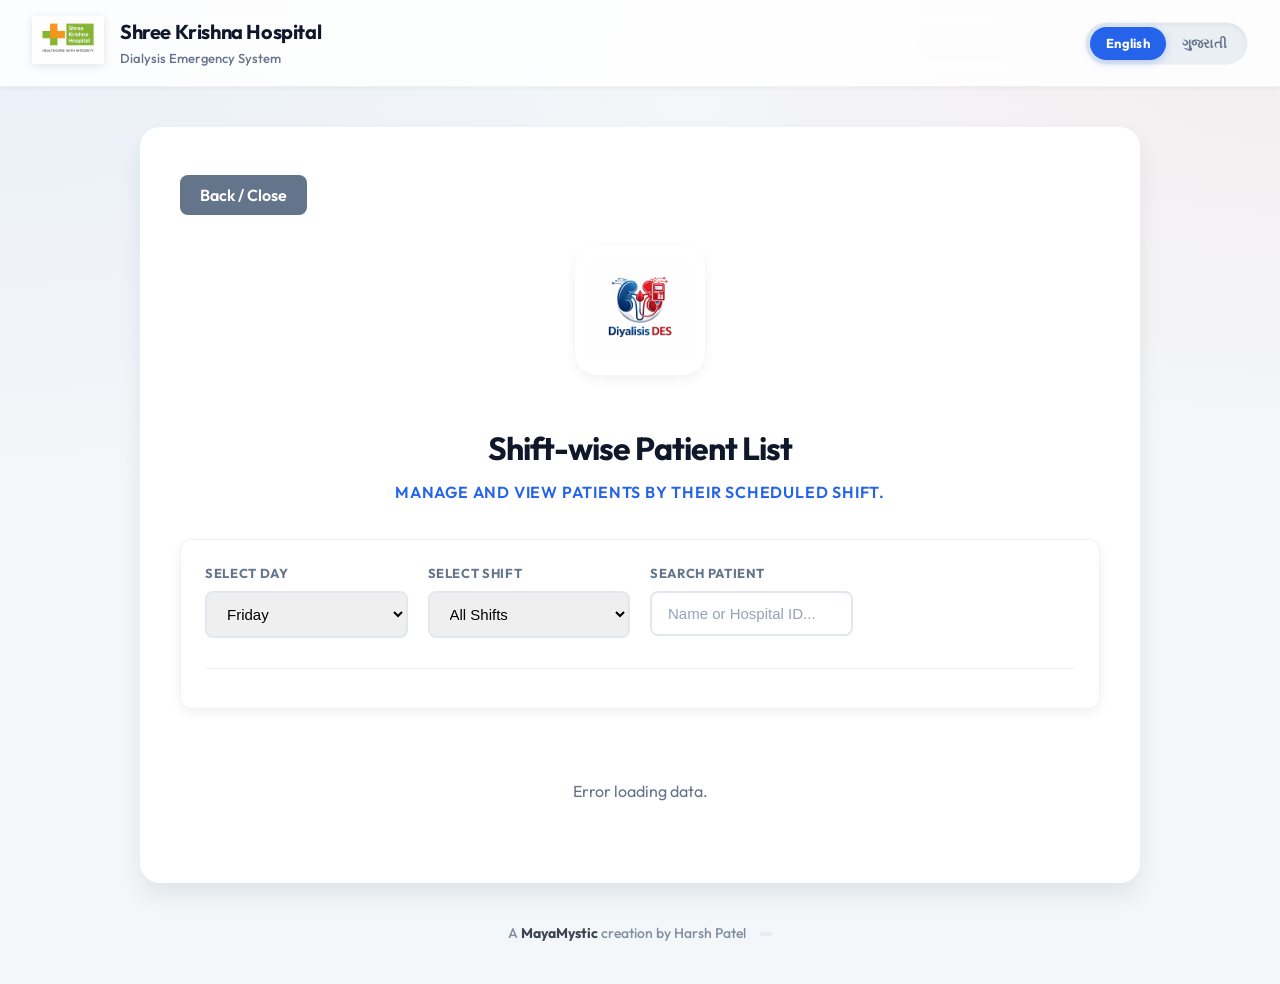
<file: shift-list.html>
<!DOCTYPE html>
<html>
<head>
    <meta charset="UTF-8">
    <meta name="viewport" content="width=device-width, initial-scale=1.0">
    <title>Shift-wise Patient List</title>
    <link rel="stylesheet" href="style.css">
    <link rel="icon" type="image/png" href="images/favicon_big.png">
    <script src="lang.js"></script>
    <style>
        .filter-section {
            background: #fff;
            padding: 24px;
            border-radius: var(--radius-md);
            box-shadow: var(--shadow-md);
            margin-bottom: 30px;
            display: grid;
            grid-template-columns: repeat(auto-fit, minmax(200px, 1fr));
            gap: 20px;
            border: 1px solid rgba(0,0,0,0.05);
        }
        .filter-group {
            display: flex;
            flex-direction: column;
            gap: 8px;
        }
        .filter-group label {
            font-size: 13px;
            font-weight: 700;
            color: var(--text-muted);
            text-transform: uppercase;
            letter-spacing: 0.05em;
        }
        .filter-group select, .filter-group input {
            width: 100%;
            padding: 12px 16px;
            border: 2px solid #e2e8f0;
            border-radius: var(--radius-sm);
            font-size: 15px;
            font-weight: 500;
            transition: var(--transition);
            outline: none;
        }
        .filter-group select:focus, .filter-group input:focus {
            border-color: var(--primary);
            box-shadow: 0 0 0 3px rgba(37, 99, 235, 0.1);
        }
        .patient-list {
            display: grid;
            grid-template-columns: repeat(auto-fill, minmax(320px, 1fr));
            gap: 20px;
        }
        .patient-card {
            background: #fff;
            padding: 24px;
            border-radius: var(--radius-md);
            border: 1px solid #e2e8f0;
            box-shadow: var(--shadow-sm);
            display: flex;
            flex-direction: column;
            gap: 16px;
            transition: var(--transition);
            position: relative;
            overflow: hidden;
        }
        .patient-card:hover {
            transform: translateY(-4px);
            box-shadow: var(--shadow-md);
            border-color: var(--primary);
        }
        .patient-card::before {
            content: "";
            position: absolute;
            top: 0; left: 0; width: 4px; height: 100%;
            background: var(--primary);
        }
        .patient-info h4 {
            margin: 0 0 4px 0;
            font-size: 18px;
            color: var(--text-main);
            font-weight: 700;
        }
        .patient-info .meta {
            font-size: 14px;
            color: var(--text-muted);
            display: flex;
            flex-wrap: wrap;
            gap: 12px;
            margin-bottom: 12px;
        }
        .patient-info .meta span {
            display: flex;
            align-items: center;
            gap: 4px;
        }
        .shift-tag {
            display: inline-flex;
            padding: 4px 12px;
            border-radius: 20px;
            font-size: 12px;
            font-weight: 700;
            text-transform: uppercase;
            letter-spacing: 0.02em;
        }
        .shift-morning { background: #e0f2fe; color: #0369a1; }
        .shift-afternoon { background: #ffedd5; color: #9a3412; }
        .shift-evening { background: #f3e8ff; color: #7e22ce; }
        .shift-night { background: #e0e7ff; color: #3730a3; }
        .shift-unknown { background: #f1f5f9; color: #475569; }

        .card-footer {
            display: flex;
            justify-content: space-between;
            align-items: center;
            margin-top: auto;
            border-top: 1px solid #f1f5f9;
            padding-top: 16px;
        }
        .btn-view {
            padding: 8px 16px;
            background: var(--primary);
            color: white;
            border: none;
            border-radius: var(--radius-sm);
            font-size: 14px;
            font-weight: 600;
            cursor: pointer;
            text-decoration: none;
            transition: var(--transition);
        }
        .btn-view:hover {
            background: var(--primary-hover);
        }

    </style>
</head>
<body>

<div class="top-header">
    <div class="logo-area">
        <img src="images/logo.png" alt="Hospital Logo">
    </div>
    <div class="title-area">
        <h1 data-i18n="login_h2">Shree Krishna Hospital</h1>
        <p data-i18n="login_p">Dialysis Emergency System</p>
    </div>
    <div class="lang-switcher">
        <button onclick="setLanguage('en')" class="lang-btn" id="btn-en">English</button>
        <button onclick="setLanguage('gu')" class="lang-btn" id="btn-gu">ગુજરાતી</button>
    </div>
</div>

<div class="container">
    <div class="top-actions">
        <button onclick="window.location.href='home.html'" style="background:var(--secondary);" data-i18n="btn_back">Back</button>
    </div>

    <div class="hospital-header">
        <img src="images/DESLogo_2.png" alt="Kidney Indicator" class="section-icon">
        <h2 data-i18n="shift_list_title">Shift-wise Patient List</h2>
        <p class="department" data-i18n="shift_list_subtitle">Manage and view patients by their scheduled shift.</p>
    </div>

    <div class="filter-section">
        <div class="filter-group">
            <label data-i18n="select_day">Select Day</label>
            <select id="dayPicker" onchange="filterPatients()">
                <option value="Mon">Monday</option>
                <option value="Tue">Tuesday</option>
                <option value="Wed">Wednesday</option>
                <option value="Thu">Thursday</option>
                <option value="Fri">Friday</option>
                <option value="Sat">Saturday</option>
                <option value="Sun">Sunday</option>
            </select>
        </div>
        <div class="filter-group">
            <label data-i18n="select_shift">Select Shift</label>
            <select id="shiftPicker" onchange="filterPatients()">
                <option value="All">All Shifts</option>
                <option value="Morning">Morning</option>
                <option value="Afternoon">Afternoon</option>
                <option value="Evening">Evening</option>
                <option value="Night">Night</option>
            </select>
        </div>
        <div class="filter-group">
            <label>Search Patient</label>
            <input type="text" id="searchInput" placeholder="Name or Hospital ID..." oninput="filterPatients()">
        </div>
        <div style="grid-column: 1 / -1; margin-top: 10px; border-top: 1px solid #f1f5f9; padding-top: 15px;">
            <p id="resultCount" style="font-size: 14px; font-weight: 600; color: var(--primary); margin: 0;"></p>
        </div>
    </div>

    <div id="loading" style="text-align:center; padding: 40px; color: var(--text-muted);" data-i18n="loading">
        Loading schedule...
    </div>

    <div id="patientList" class="patient-list">
        <!-- Rendered via JS -->
    </div>
</div>

<!-- Footer/Signature -->
<div class="developer-signature" style="text-align: center; margin-top: 40px; margin-bottom: 40px;">
    <div class="dev-brand">
        <span data-i18n="dev_sig">A <strong>MayaMystic</strong> creation by Harsh Patel</span>
        <span id="app-version" style="font-size: 11px; color: var(--text-muted); padding: 2px 6px; background: #e2e8f0; border-radius: 4px; margin-left: 8px; font-weight: 700;"></span>
    </div>
</div>

<script src="lang.js"></script>
<script>
    const sheetURL = "https://opensheet.elk.sh/1sVklcRg69aE7KRNCAT9VZORzROEQMw4OHwpIGcfkeaE/1";
    let allData = [];

    document.addEventListener("DOMContentLoaded", () => {
        // 1. Set default day to today
        const days = ["Sun", "Mon", "Tue", "Wed", "Thu", "Fri", "Sat"];
        const today = days[new Date().getDay()];
        document.getElementById("dayPicker").value = today;

        // 2. Load data
        fetch(sheetURL)
            .then(res => res.json())
            .then(data => {
                allData = data;
                filterPatients();
            })
            .catch(err => {
                document.getElementById("loading").innerHTML = "Error loading data.";
                console.error(err);
            });
    });

    function getValue(obj, partials) {
        for (let key in obj) {
            for (let part of partials) {
                if (key.toLowerCase().includes(part.toLowerCase())) {
                    let val = obj[key];
                    if (val && String(val).trim() !== "") return String(val).trim();
                }
            }
        }
        return "";
    }

    function filterPatients() {
        const selectedDay = document.getElementById("dayPicker").value;
        const selectedShift = document.getElementById("shiftPicker").value;
        const searchTerm = document.getElementById("searchInput").value.toLowerCase().trim();
        const listDiv = document.getElementById("patientList");
        const loadingDiv = document.getElementById("loading");
        
        loadingDiv.style.display = "none";
        listDiv.innerHTML = "";

        const filtered = allData.filter(p => {
            // Check Days - handle both "Dialysis Days" and old "Dialysis Schedule"
            let daysVal = getValue(p, ["Dialysis Days", "ડાયાલિસિસ દિવસ"]) || getValue(p, ["Dialysis Schedule", "શેડ્યૂલ"]) || "";
            let scheduleStr = getValue(p, ["Dialysis Schedule", "શેડ્યૂલ"]) || "";
            let nameVal = getValue(p, ["Patient Full Name", "નામ"]) || "";
            let idVal = getValue(p, ["Hospital ID", "નંબર"]) || "";
            
            // New logic for "Mon: Morning" format
            let dayMatch = false;
            let shiftMatch = false;

            if (scheduleStr.includes(":")) {
                let dayPart = scheduleStr.split(",").find(s => s.trim().startsWith(selectedDay));
                if (dayPart) {
                    dayMatch = true;
                    let actualShift = dayPart.split(":")[1].trim();
                    shiftMatch = (selectedShift === "All" || actualShift.toLowerCase().includes(selectedShift.toLowerCase()));
                }
            } else {
                // Fallback for old format
                dayMatch = daysVal.toLowerCase().includes(selectedDay.toLowerCase());
                let shiftVal = getValue(p, ["Dialysis Shift", "શિફ્ટ"]) || scheduleStr || "";
                shiftMatch = selectedShift === "All" || shiftVal.toLowerCase().includes(selectedShift.toLowerCase());
            }

            let searchMatch = !searchTerm || 
                              nameVal.toLowerCase().includes(searchTerm) || 
                              idVal.toLowerCase().includes(searchTerm);
            
            return dayMatch && shiftMatch && searchMatch;
        });

        document.getElementById("resultCount").innerHTML = `Showing ${filtered.length} patients for ${selectedDay} ${selectedShift !== 'All' ? selectedShift : ''}`;

        if (filtered.length === 0) {
            listDiv.innerHTML = '<div style="grid-column: 1/-1; text-align: center; color: var(--text-muted); padding: 40px; background: white; border-radius: 12px; border: 1px dashed #e2e8f0;">No patients found for this selection.</div>';
            return;
        }

        filtered.forEach(p => {
            let name = getValue(p, ["Patient Full Name", "નામ"]) || "Unknown Patient";
            let id = getValue(p, ["Hospital ID", "નંબર"]) || "N/A";
            let age = getValue(p, ["Age", "ઉંમર"]) || "?";
            let sex = getValue(p, ["Sex", "જાતિ"]) || "?";
            let center = getValue(p, ["Dialysis center", "સેન્ટર"]) || "Main Center";

            // Extract shift for the selected day
            let shift = "N/A";
            let scheduleStr = getValue(p, ["Dialysis Schedule", "શેડ્યૂલ"]);
            if (scheduleStr.includes(":")) {
                let dayPart = scheduleStr.split(",").find(s => s.trim().startsWith(selectedDay));
                if (dayPart) {
                    shift = dayPart.split(":")[1].trim();
                }
            } else {
                shift = getValue(p, ["Dialysis Shift", "શિફ્ટ"]) || scheduleStr || "N/A";
            }

            let shiftClass = "shift-unknown";
            let sLow = shift.toLowerCase();
            if (sLow.includes("morn")) shiftClass = "shift-morning";
            else if (sLow.includes("noon") || sLow.includes("after")) shiftClass = "shift-afternoon";
            else if (sLow.includes("even")) shiftClass = "shift-evening";
            else if (sLow.includes("night")) shiftClass = "shift-night";

            let card = document.createElement("div");
            card.className = "patient-card";
            card.innerHTML = `
                <div class="patient-info">
                    <div style="display: flex; justify-content: space-between; align-items: flex-start; margin-bottom: 8px;">
                        <h4>${name}</h4>
                        <span class="shift-tag ${shiftClass}">${shift}</span>
                    </div>
                    <div class="meta">
                        <span><b>ID:</b> ${id}</span>
                        <span><b>Age:</b> ${age}</span>
                        <span><b>Sex:</b> ${sex}</span>
                    </div>
                    <div style="font-size: 13px; color: var(--text-muted); display: flex; align-items: center; gap: 4px;">
                        <svg width="14" height="14" viewBox="0 0 24 24" fill="none" stroke="currentColor" stroke-width="2"><path d="M21 10c0 7-9 13-9 13s-9-6-9-13a9 9 0 0 1 18 0z"></path><circle cx="12" cy="10" r="3"></circle></svg>
                        ${center}
                    </div>
                </div>
                <div class="card-footer">
                    <span style="font-size: 11px; color: var(--text-muted); font-weight: 600; text-transform: uppercase;">Medical Record Active</span>
                    <a href="patient-details.html?id=${encodeURIComponent(id)}" class="btn-view">View Profile</a>
                </div>
            `;
            listDiv.appendChild(card);
        });
    }
</script>

</body>
</html>
</file>
<file: style.css>
@import url('https://fonts.googleapis.com/css2?family=Outfit:wght@300;400;500;600;700&display=swap');

:root {
  --primary: #2563eb;
  --primary-hover: #1d4ed8;
  --secondary: #64748b;
  --bg-color: #f4f7f9;
  --text-main: #0f172a;
  --text-muted: #64748b;
  --card-bg: #ffffff;
  --danger: #ef4444;
  --danger-hover: #dc2626;
  --success: #10b981;
  --success-hover: #059669;
  --warning: #f59e0b;
  --call-1: #ef4444;
  --call-1-hover: #dc2626;
  --call-2: #f97316;
  --call-2-hover: #ea580c;
  --radius-sm: 8px;
  --radius-md: 12px;
  --radius-lg: 20px;
  --shadow-sm: 0 2px 4px rgba(0,0,0,0.04);
  --shadow-md: 0 4px 12px rgba(0,0,0,0.06);
  --shadow-lg: 0 12px 24px rgba(0,0,0,0.08);
  --shadow-hover: 0 20px 30px rgba(0,0,0,0.12);
  --transition: all 0.3s cubic-bezier(0.4, 0, 0.2, 1);
}

* {
  box-sizing: border-box;
}

body {
  font-family: 'Outfit', sans-serif;
  background-color: var(--bg-color);
  background-image: 
    radial-gradient(at 0% 0%, rgba(37, 99, 235, 0.05) 0, transparent 40%), 
    radial-gradient(at 100% 0%, rgba(239, 68, 68, 0.05) 0, transparent 40%);
  background-attachment: fixed;
  color: var(--text-main);
  margin: 0;
  padding: 0;
  min-height: 100vh;
  line-height: 1.5;
}

/* =========================
HEADER
========================= */
.top-header {
  display: flex;
  align-items: center;
  gap: 16px;
  background: rgba(255, 255, 255, 0.85);
  backdrop-filter: blur(12px);
  -webkit-backdrop-filter: blur(12px);
  padding: 16px 32px;
  border-bottom: 1px solid rgba(0, 0, 0, 0.05);
  position: sticky;
  top: 0;
  z-index: 1000;
  box-shadow: var(--shadow-sm);
}

.logo-area img {
  height: 48px;
  filter: drop-shadow(0 2px 4px rgba(0,0,0,0.1));
}

.title-area h1 {
  margin: 0;
  font-size: 20px;
  font-weight: 700;
  color: var(--text-main);
  letter-spacing: -0.02em;
}

.title-area p {
  margin: 2px 0 0 0;
  font-size: 13px;
  color: var(--text-muted);
  font-weight: 500;
}

/* =========================
MAIN CONTAINER
========================= */
.lang-switcher {
  display: inline-flex;
  background: rgba(226, 232, 240, 0.7);
  backdrop-filter: blur(8px);
  -webkit-backdrop-filter: blur(8px);
  padding: 4px;
  border-radius: 50px;
  position: absolute;
  top: 24px;
  right: 24px;
  z-index: 1000;
  box-shadow: inset 0 2px 4px rgba(0,0,0,0.05);
  border: 1px solid rgba(255, 255, 255, 0.4);
}

.top-header .lang-switcher {
  position: static;
  margin-left: auto;
}

.lang-btn {
  background: transparent;
  color: var(--secondary);
  border: none;
  padding: 8px 16px;
  font-size: 13px;
  border-radius: 50px;
  cursor: pointer;
  width: auto;
  margin: 0;
  font-weight: 700;
  transition: all 0.3s ease;
  box-shadow: none;
  letter-spacing: 0.02em;
}

.lang-btn:hover {
  color: var(--text-main);
}

.lang-btn.active {
  background: var(--primary);
  color: white;
  box-shadow: 0 2px 8px rgba(37, 99, 235, 0.3);
}

.container {
  width: 92%;
  max-width: 1000px;
  margin: 40px auto;
  background: var(--card-bg);
  padding: 40px;
  border-radius: var(--radius-lg);
  box-shadow: var(--shadow-lg);
}

/* =========================
SECTION SPACING
========================= */
.doctor-section,
.search-section,
.qr-section {
  margin-top: 50px;
}

/* =========================
LOGOUT / TOP BUTTONS
========================= */
.top-actions {
  margin-bottom: 30px;
  display: flex;
  flex-wrap: wrap;
  align-items: center;
  gap: 12px;
}

.top-actions button {
  background: var(--secondary);
  color: white;
  width: auto;
  padding: 10px 20px;
  border-radius: var(--radius-sm);
  box-shadow: none;
}
.top-actions button:hover {
  background: #475569;
  transform: translateY(-2px);
  box-shadow: 0 4px 12px rgba(0,0,0,0.1);
}

/* =========================
HOSPITAL HEADER
========================= */
.hospital-header {
  text-align: center;
  margin-bottom: 35px;
}

.hospital-header h2 {
  font-size: 32px;
  font-weight: 700;
  margin-bottom: 8px;
  color: var(--text-main);
  letter-spacing: -0.03em;
}

.department {
  color: var(--primary);
  font-size: 16px;
  font-weight: 600;
  text-transform: uppercase;
  letter-spacing: 0.05em;
  margin: 0;
}

/* =========================
DOCTOR SECTION
========================= */
.doctor-section h2 {
  margin-bottom: 24px;
  font-size: 24px;
  font-weight: 700;
}

.doctor-grid {
  display: grid;
  grid-template-columns: 1fr 1fr;
  gap: 24px;
}

/* =========================
DOCTOR CARD
========================= */
.doctor-card {
  background: #ffffff;
  border: 1px solid #e2e8f0;
  border-left: 6px solid var(--danger);
  padding: 24px;
  border-radius: var(--radius-md);
  box-shadow: var(--shadow-md);
  transition: var(--transition);
  position: relative;
  overflow: hidden;
}

.doctor-card::before {
  content: "";
  position: absolute;
  top: 0; left: 0; right: 0; bottom: 0;
  background: linear-gradient(135deg, rgba(239,68,68,0.03) 0%, transparent 100%);
  pointer-events: none;
}

.doctor-card:hover {
  transform: translateY(-4px);
  box-shadow: var(--shadow-hover);
}

.doctor-card h3 {
  margin-top: 0;
  color: var(--text-main);
  font-size: 20px;
  margin-bottom: 8px;
  font-weight: 700;
}

.doctor-card p {
  margin: 6px 0;
  font-size: 14px;
  color: var(--text-muted);
}

.doctor-card .call-btn {
  margin-top: 20px;
}

/* =========================
SEARCH SECTION
========================= */
.search-section {
  text-align: center;
  background: #f8fafc;
  padding: 30px;
  border-radius: var(--radius-md);
  border: 1px solid #e2e8f0;
}

.search-section h2 {
  margin-top: 0;
  margin-bottom: 20px;
  font-size: 24px;
}

/* =========================
INPUT
========================= */
input {
  width: 100%;
  padding: 16px 20px;
  font-size: 16px;
  border-radius: var(--radius-md);
  border: 2px solid #e2e8f0;
  background: #ffffff;
  outline: none;
  transition: var(--transition);
  color: var(--text-main);
  box-shadow: inset 0 2px 4px rgba(0,0,0,0.02);
}

input:focus {
  border-color: var(--primary);
  box-shadow: 0 0 0 4px rgba(37, 99, 235, 0.15);
}

input::placeholder {
  color: #94a3b8;
}

/* =========================
BUTTON
========================= */
button {
  width: 100%;
  padding: 16px;
  font-size: 16px;
  background: linear-gradient(135deg, var(--primary), #3b82f6);
  color: white;
  border: none;
  border-radius: var(--radius-md);
  cursor: pointer;
  margin-top: 8px;
  font-family: inherit;
  font-weight: 600;
  transition: var(--transition);
  box-shadow: 0 4px 12px rgba(37, 99, 235, 0.25);
}

button:hover {
  transform: translateY(-2px);
  box-shadow: 0 8px 16px rgba(37, 99, 235, 0.35);
}

button:active {
  transform: translateY(0);
}

/* =========================
PATIENT CARD
========================= */
.card {
  margin-top: 30px;
  padding: 30px;
  background: white;
  border-radius: var(--radius-lg);
  box-shadow: var(--shadow-md);
  border: 1px solid #e2e8f0;
  transition: var(--transition);
}

.card:hover {
  box-shadow: var(--shadow-hover);
}

.card h3 {
  margin-top: 0;
  margin-bottom: 8px;
  font-size: 24px;
  color: var(--text-main);
  font-weight: 700;
}

.card p {
  color: var(--text-muted);
  font-size: 15px;
}

/* =========================
CONTACT BLOCK
========================= */
.contact-block {
  margin-top: 20px;
  padding: 20px;
  background: #f8fafc;
  border-radius: var(--radius-md);
  border-left: 5px solid var(--call-1);
}

.contact-block:nth-of-type(2) {
  border-left-color: var(--call-2);
}

.contact-block p {
  margin: 6px 0;
  color: var(--text-main);
}
.contact-block p b {
  color: var(--text-muted);
  font-size: 13px;
  text-transform: uppercase;
  letter-spacing: 0.05em;
}

/* =========================
CALL BUTTONS
========================= */
.call-btn {
  display: flex;
  align-items: center;
  justify-content: center;
  gap: 8px;
  margin-top: 16px;
  padding: 16px;
  font-size: 16px;
  font-weight: 600;
  background: linear-gradient(135deg, var(--call-1), #f43f5e);
  color: white;
  text-decoration: none;
  border-radius: var(--radius-sm);
  text-align: center;
  transition: var(--transition);
  box-shadow: 0 4px 12px rgba(239, 68, 68, 0.25);
}

.call-btn:hover {
  transform: translateY(-2px);
  box-shadow: 0 8px 16px rgba(239, 68, 68, 0.35);
}

.call-btn.second {
  background: linear-gradient(135deg, var(--call-2), #fb923c);
  box-shadow: 0 4px 12px rgba(249, 115, 22, 0.25);
}
.call-btn.second:hover {
  transform: translateY(-2px);
  box-shadow: 0 8px 16px rgba(249, 115, 22, 0.35);
}

/* =========================
REGISTER BUTTON
========================= */
.register-btn {
  display: inline-flex;
  align-items: center;
  justify-content: center;
  margin-top: 10px;
  padding: 12px 20px;
  background: linear-gradient(135deg, var(--success), #34d399);
  color: white;
  text-decoration: none;
  border-radius: var(--radius-sm);
  font-weight: 600;
  margin-right: 10px;
  transition: var(--transition);
  box-shadow: 0 4px 12px rgba(16, 185, 129, 0.25);
}
.register-btn:hover {
  transform: translateY(-2px);
  box-shadow: 0 8px 16px rgba(16, 185, 129, 0.35);
}

/* =========================
MESSAGE TEXT
========================= */
#message {
  margin-top: 20px;
  color: var(--danger);
  font-weight: 600;
  text-align: center;
}

/* =========================
QR SECTION & CARD
========================= */
.qr-section {
  text-align: center;
  padding-top: 40px;
  border-top: 1px solid #e2e8f0;
}

.qr-card {
  margin-top: 24px;
  padding: 24px;
  background: #ffffff;
  border-radius: var(--radius-md);
  border: 1px solid #e2e8f0;
  box-shadow: var(--shadow-md);
  display: inline-block;
  text-align: center;
  width: 260px;
  transition: var(--transition);
}

.qr-card:hover {
  box-shadow: var(--shadow-hover);
  transform: translateY(-2px);
}

.qr-card h3 {
  margin-top: 0;
  color: var(--text-main);
  font-size: 18px;
  font-weight: 700;
  margin-bottom: 4px;
}

.qr-wrapper {
  position: relative;
  display: inline-block;
  margin-top: 16px;
  padding: 8px;
  background: white;
  border-radius: var(--radius-sm);
  box-shadow: 0 2px 8px rgba(0,0,0,0.06);
}

.qr-image {
  width: 200px;
  height: 200px;
  display: block;
}

.qr-center-icon {
  position: absolute;
  top: 50%;
  left: 50%;
  transform: translate(-50%, -50%);
  width: 44px;
  height: 44px;
  background: white;
  padding: 6px;
  border-radius: 10px;
  box-shadow: 0 2px 6px rgba(0,0,0,0.15);
}

.qr-id {
  font-weight: 700;
  margin-top: 16px;
  color: var(--text-main);
  font-size: 16px;
}

.qr-instruction {
  font-size: 13px;
  color: var(--text-muted);
  margin-top: 4px;
}

.qr-download {
  display: inline-block;
  width: 100%;
  margin-top: 16px;
  padding: 12px 15px;
  background: var(--bg-color);
  color: var(--text-main);
  border-radius: var(--radius-sm);
  text-decoration: none;
  font-weight: 600;
  transition: var(--transition);
  border: 1px solid #e2e8f0;
}
.qr-download:hover {
  background: #e2e8f0;
}

.qr-grid {
  display: grid;
  grid-template-columns: repeat(auto-fill, minmax(260px, 1fr));
  gap: 24px;
  margin-top: 30px;
}

/* =========================
HIGHLIGHT SEARCH
========================= */
mark {
  background: rgba(245, 158, 11, 0.3);
  color: #b45309;
  padding: 2px 6px;
  border-radius: 4px;
  font-weight: 600;
}

/* =========================
FLOAT BUTTON
========================= */
.qr-float-btn {
  position: fixed;
  right: 24px;
  bottom: 24px;
  background: linear-gradient(135deg, var(--primary), #3b82f6);
  color: white;
  padding: 16px 24px;
  border-radius: 50px;
  text-decoration: none;
  font-weight: 600;
  box-shadow: 0 8px 16px rgba(37, 99, 235, 0.3);
  z-index: 999;
  transition: var(--transition);
}

.qr-float-btn:hover {
  transform: translateY(-4px) scale(1.02);
  box-shadow: 0 12px 24px rgba(37, 99, 235, 0.4);
}

/* =========================
MOBILE
========================= */
/* =========================
LOGIN PAGE SPLIT LAYOUT
========================= */
.login-page-wrapper {
  display: flex;
  min-height: 100vh;
  width: 100%;
}

.login-banner {
  flex: 1;
  background: linear-gradient(135deg, rgba(37, 99, 235, 0.9), rgba(15, 23, 42, 0.9)), 
              url('https://images.unsplash.com/photo-1551076805-e18690c5e53b?q=80&w=2000&auto=format&fit=crop') center/cover;
  display: flex;
  align-items: center;
  justify-content: center;
  padding: 40px;
  color: white;
  position: relative;
  overflow: hidden;
}

.login-banner::after {
  content: '';
  position: absolute;
  top: 0; left: 0; right: 0; bottom: 0;
  background: radial-gradient(circle at center, transparent 0%, rgba(0,0,0,0.4) 100%);
}

.banner-content {
  position: relative;
  z-index: 10;
  max-width: 480px;
  text-align: center;
}

.banner-icon {
  width: 140px;
  height: 140px;
  background: rgba(255, 255, 255, 0.1);
  padding: 16px;
  border-radius: 24px;
  backdrop-filter: blur(10px);
  margin-bottom: 24px;
  box-shadow: 0 8px 32px rgba(0,0,0,0.2);
  border: 1px solid rgba(255,255,255,0.2);
}

.banner-content h1 {
  font-size: 42px;
  font-weight: 700;
  margin-bottom: 16px;
  line-height: 1.2;
}

.banner-content p {
  font-size: 18px;
  opacity: 0.9;
  line-height: 1.6;
}

.login-panel {
  flex: 1;
  max-width: 600px;
  background: var(--bg-color);
  display: flex;
  flex-direction: column;
  align-items: center;
  justify-content: center;
  padding: 40px;
}

.login-header {
  text-align: center;
  margin-bottom: 40px;
}

.hospital-logo {
  height: 80px;
  margin-bottom: 16px;
  filter: drop-shadow(0 4px 8px rgba(0,0,0,0.1));
}

.login-header h2 {
  font-size: 28px;
  color: var(--text-main);
  margin: 0 0 8px 0;
}

.login-header p {
  color: var(--primary);
  font-weight: 600;
  margin: 0;
  text-transform: uppercase;
  letter-spacing: 0.05em;
  font-size: 14px;
}

.login-box {
  background: white;
  padding: 40px;
  border-radius: var(--radius-lg);
  box-shadow: var(--shadow-lg);
  width: 100%;
  max-width: 400px;
  border: 1px solid rgba(0,0,0,0.05);
}

.login-box h3 {
  margin: 0 0 8px 0;
  font-size: 24px;
  color: var(--text-main);
}

.login-box p {
  color: var(--text-muted);
  margin: 0 0 24px 0;
  font-size: 15px;
}

/* =========================
ROLE SELECTOR
========================= */
.role-selector {
  display: flex;
  gap: 8px;
  background: #f8fafc;
  padding: 6px;
  border-radius: var(--radius-md);
  margin-bottom: 20px;
  border: 1px solid #e2e8f0;
}

.role-option {
  flex: 1;
  text-align: center;
  position: relative;
  cursor: pointer;
}

.role-option input {
  position: absolute;
  opacity: 0;
  width: 0;
  height: 0;
  padding: 0;
  margin: 0;
  border: none;
}

.role-option span {
  display: block;
  padding: 10px 4px;
  font-size: 14px;
  font-weight: 600;
  color: var(--text-muted);
  border-radius: var(--radius-sm);
  transition: var(--transition);
  z-index: 1;
  position: relative;
}

.role-option input:checked + span {
  background: white;
  color: var(--primary);
  box-shadow: var(--shadow-sm);
}

/* =========================
NEPHROLOGY SPECIFIC STYLES 
========================= */

.section-icon {
  width: 130px;
  height: 130px;
  background: white;
  padding: 14px;
  border-radius: 22px;
  box-shadow: var(--shadow-md);
  margin-bottom: 16px;
}

.doctor-badge {
  display: inline-block;
  padding: 4px 12px;
  background: rgba(37, 99, 235, 0.1);
  color: var(--primary);
  font-size: 12px;
  font-weight: 700;
  text-transform: uppercase;
  letter-spacing: 0.05em;
  border-radius: 50px;
  margin-bottom: 12px;
}

.doctor-badge.secondary {
  background: rgba(16, 185, 129, 0.1);
  color: var(--success);
}

.doctor-details {
  background: #f8fafc;
  padding: 12px 16px;
  border-radius: var(--radius-sm);
  margin: 16px 0;
}

.doctor-details p {
  margin: 4px 0;
  font-size: 14px;
  display: flex;
  align-items: center;
  gap: 8px;
}

/* =========================
DEVELOPER SIGNATURE
========================= */

.developer-signature {
  margin-top: 24px;
  display: flex;
  flex-direction: column;
  align-items: center;
  justify-content: center;
  gap: 8px;
  font-size: 14px;
  color: var(--text-muted);
  font-weight: 500;
  opacity: 0.8;
  transition: var(--transition);
}

.developer-signature:hover {
  opacity: 1;
}

.dev-brand {
  display: flex;
  align-items: center;
  gap: 6px;
}

.dev-brand svg {
  color: var(--primary);
}

.dev-brand strong {
  color: var(--text-main);
  font-weight: 700;
}

.dev-contact {
  display: flex;
  align-items: center;
  gap: 12px;
  font-size: 13px;
}

.dev-contact a {
  color: var(--primary);
  text-decoration: none;
  font-weight: 600;
  transition: var(--transition);
}

.dev-contact a:hover {
  color: var(--primary-hover);
  text-decoration: underline;
}

.dev-contact .dot {
  color: #cbd5e1;
  font-size: 10px;
}

@media(max-width: 900px) {
  .login-page-wrapper {
    flex-direction: column;
  }
  .login-banner {
    padding: 40px 20px;
  }
  .login-panel {
    max-width: 100%;
    padding: 40px 20px;
  }
}

/* =========================
PATIENT DETAILS PAGE
========================= */

.details-btn {
  display: flex;
  align-items: center;
  justify-content: center;
  gap: 8px;
  width: 100%;
  padding: 14px;
  background: #f1f5f9;
  color: var(--primary);
  text-decoration: none;
  border-radius: var(--radius-sm);
  font-weight: 600;
  transition: var(--transition);
  border: 1px solid #e2e8f0;
}

.details-btn:hover {
  background: #e2e8f0;
  color: var(--primary-hover);
}

.details-grid {
  display: grid;
  grid-template-columns: repeat(auto-fit, minmax(200px, 1fr));
  gap: 16px;
  margin-top: 16px;
}

.detail-item {
  background: #f8fafc;
  padding: 16px;
  border-radius: var(--radius-sm);
  border-left: 4px solid var(--primary);
}

.detail-label {
  display: block;
  font-size: 13px;
  color: var(--text-muted);
  text-transform: uppercase;
  letter-spacing: 0.05em;
  margin-bottom: 4px;
}

.detail-value {
  display: block;
  font-size: 16px;
  font-weight: 600;
  color: var(--text-main);
}

.raw-data-box {
  background: white;
  padding: 20px;
  border-radius: var(--radius-md);
  border: 1px solid #e2e8f0;
  box-shadow: inset 0 2px 4px rgba(0,0,0,0.02);
  max-height: 400px;
  overflow-y: auto;
  font-size: 14px;
}

.raw-data-box p {
  margin: 8px 0;
  padding-bottom: 8px;
  border-bottom: 1px dashed #e2e8f0;
}
.raw-data-box p:last-child {
  border-bottom: none;
}
</file>
